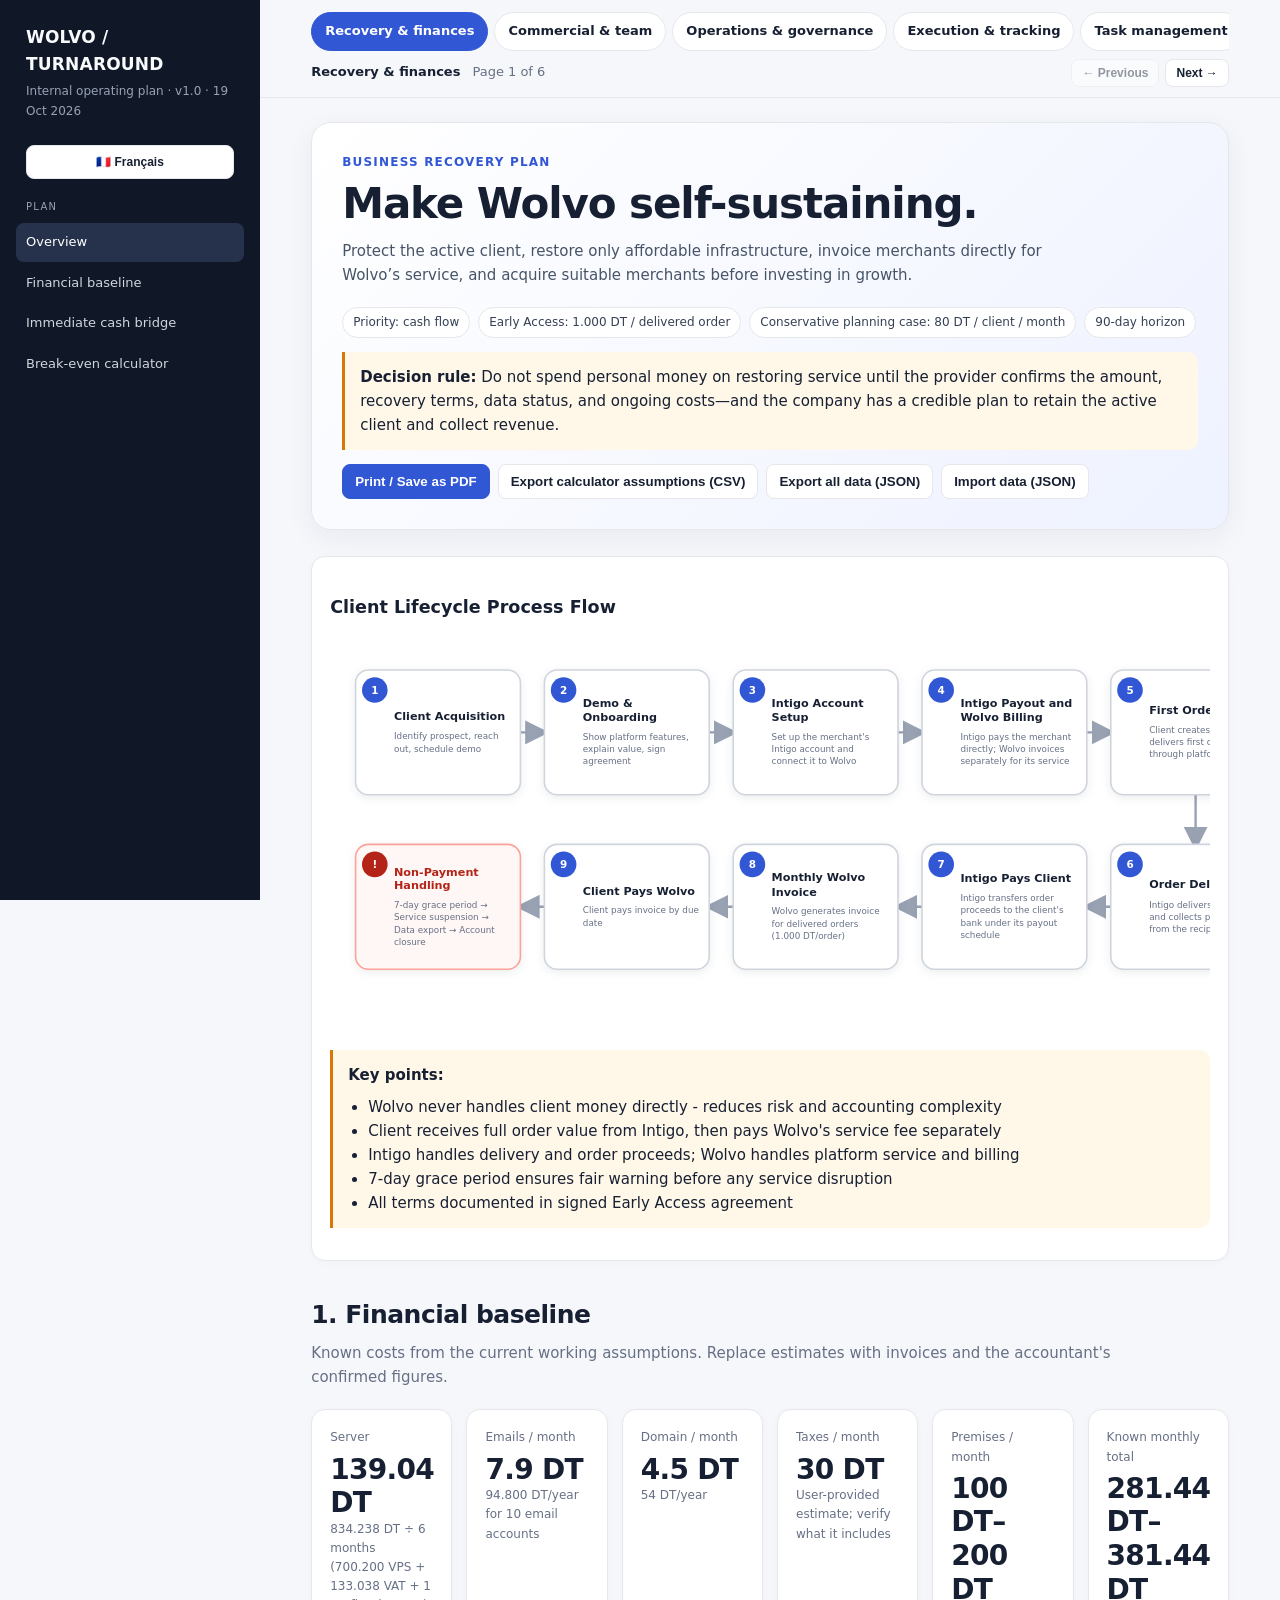
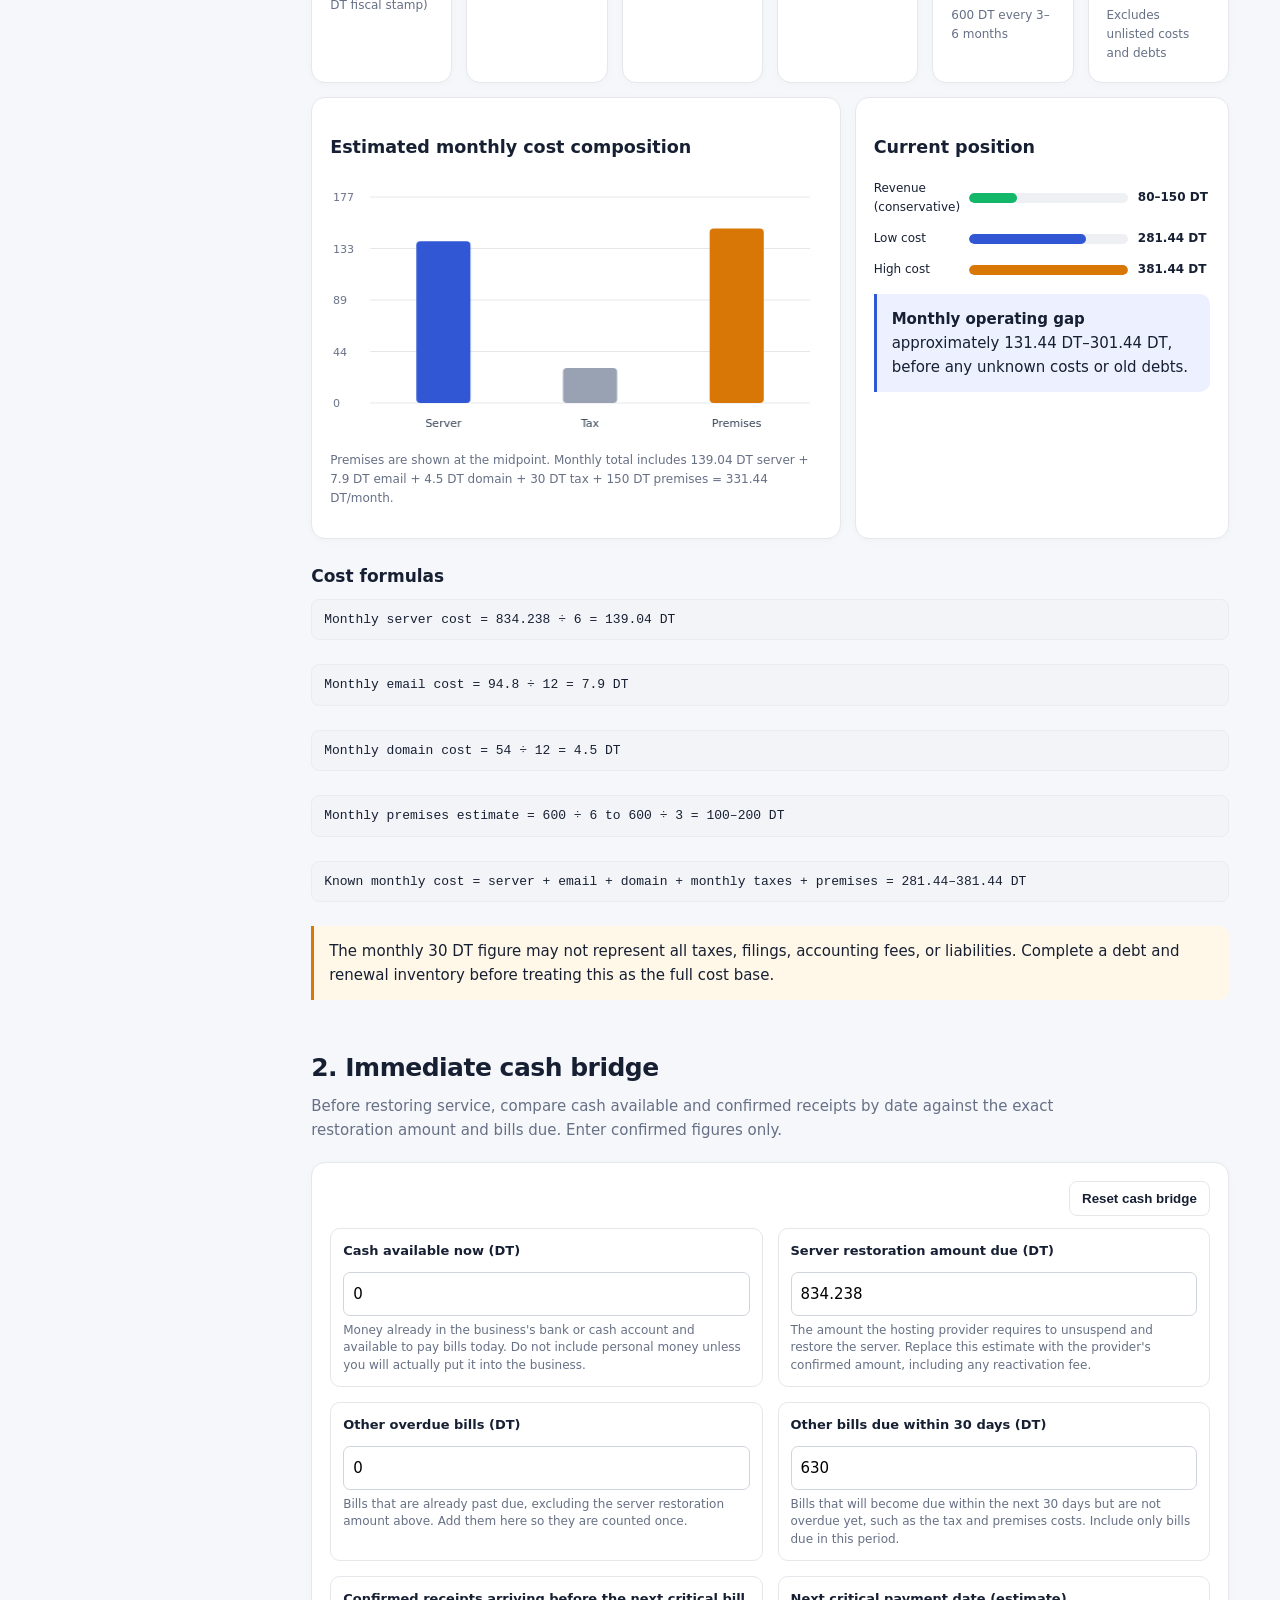
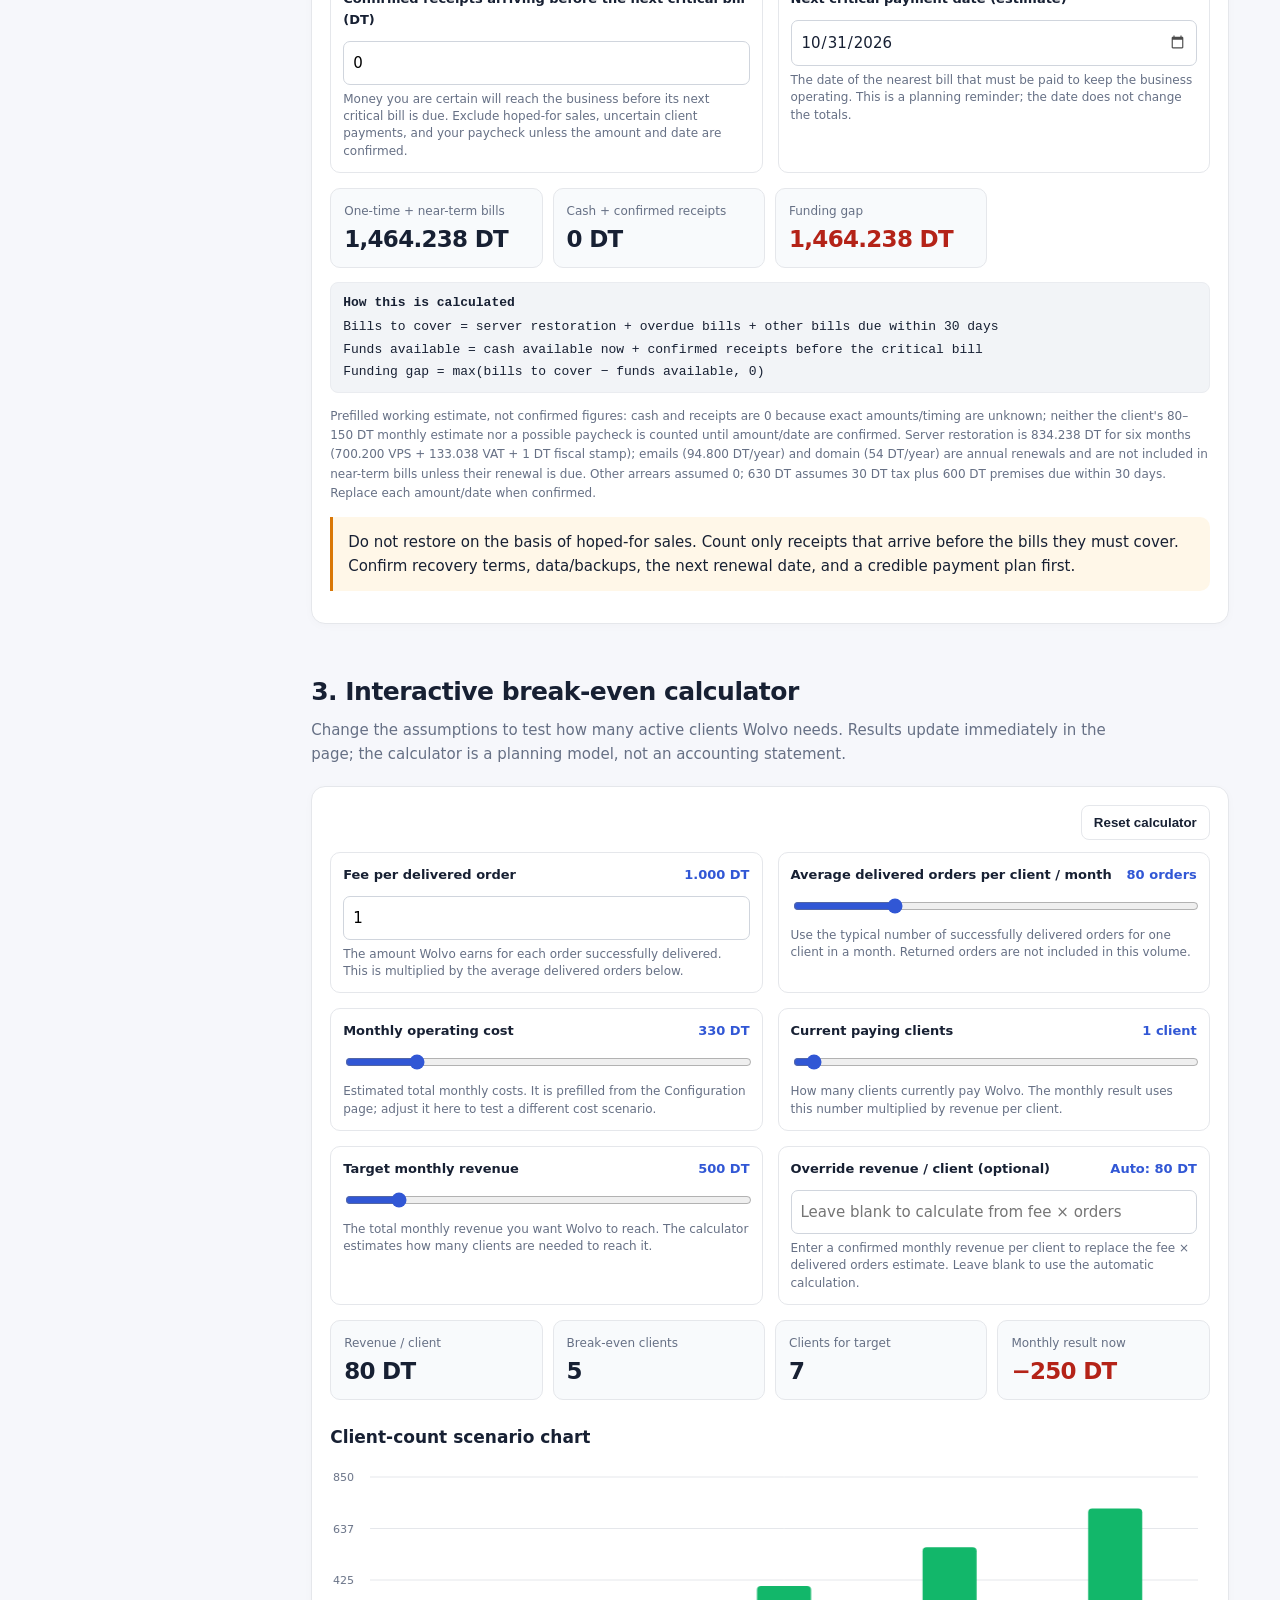
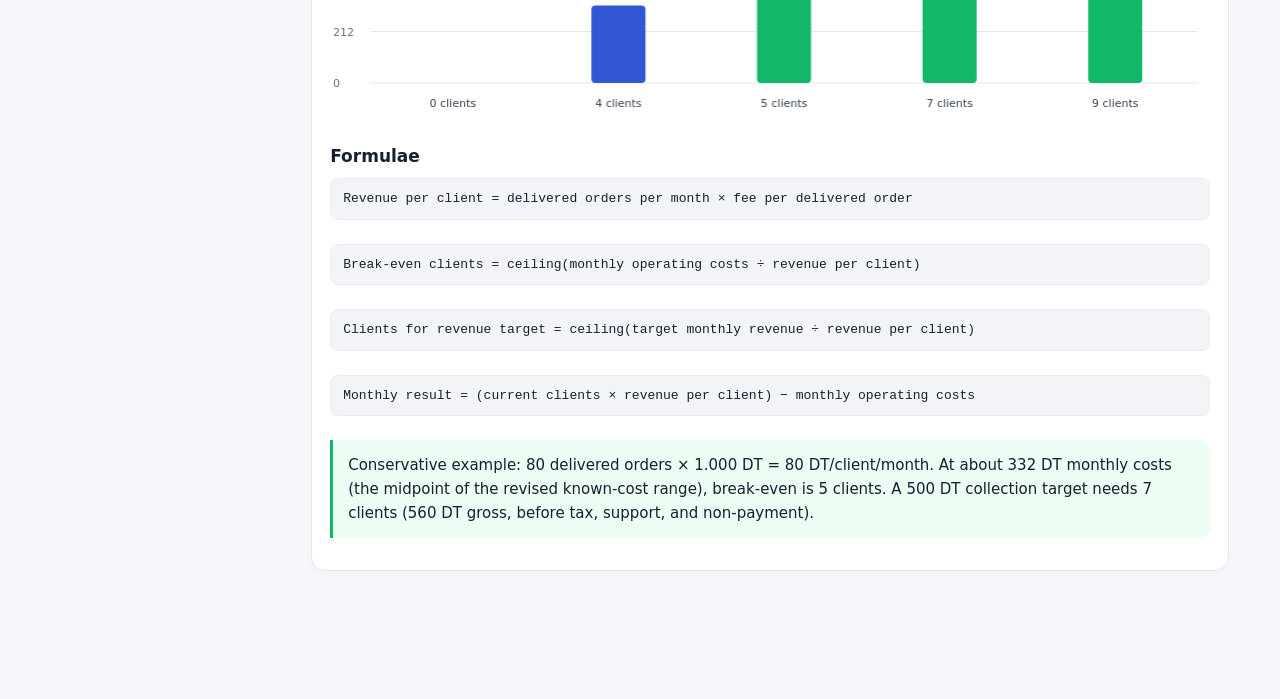
<file: index.html>
<!doctype html>
<html lang="en">
  <head>
    <meta charset="utf-8" />
    <meta name="viewport" content="width=device-width, initial-scale=1" />
    <script>
      try {
        const page = localStorage.getItem("wolvo_plan_active_page");
        document.documentElement.dataset.initialPage = [
          "recovery",
          "commercial",
          "operations",
          "execution",
          "tasks",
          "config",
        ].includes(page)
          ? page
          : "recovery";
      } catch (_) {
        document.documentElement.dataset.initialPage = "recovery";
      }
    </script>
    <title>Wolvo Logistics — Turnaround Plan</title>
    <link rel="stylesheet" href="styles.css" />
  </head>
  <body>
    <div class="layout">
      <aside class="sidebar">
        <div class="brand">WOLVO / TURNAROUND</div>
        <div class="brand-sub">
          Internal operating plan · v1.0 · 19 Oct 2026
        </div>
        <div style="margin: 16px 10px">
          <button
            class="btn"
            id="langToggle"
            style="width: 100%; font-size: 12px"
          >
            🇫🇷 Français
          </button>
        </div>
        <div class="nav-label">Plan</div>
        <nav class="nav" id="sideNav">
          <a href="#overview" class="active" data-section-page="recovery"
            >Overview</a
          >
          <a href="#financials" data-section-page="recovery"
            >Financial baseline</a
          >
          <a href="#cash-bridge" data-section-page="recovery"
            >Immediate cash bridge</a
          >
          <a href="#calculator" data-section-page="recovery"
            >Break-even calculator</a
          >
          <a href="#pricing" data-section-page="commercial"
            >Early Access pricing</a
          >
          <a href="#execution" data-section-page="commercial">Team structure</a>
          <a href="#sales" data-section-page="commercial">Client acquisition</a>
          <a href="#operations" data-section-page="operations"
            >Payment & operations</a
          >
          <a href="#legal" data-section-page="operations"
            >Tunisia: verification</a
          >
          <a href="#governance" data-section-page="operations"
            >Shareholder issue</a
          >
          <a href="#execution-plan" data-section-page="execution"
            >90-day execution</a
          >
          <a href="#scorecard" data-section-page="execution"
            >Weekly scorecard</a
          >
          <a href="#sources" data-section-page="execution"
            >Sources & assumptions</a
          >
          <a href="#tasks" data-section-page="tasks">Task management</a>
          <a href="#config" data-section-page="config">Configuration</a>
        </nav>
      </aside>
      <main class="main">
        <div class="page-toolbar">
          <div
            class="page-tabs"
            role="tablist"
            aria-label="Plan pages"
            id="pageTabs"
          >
            <button
              class="page-tab active"
              type="button"
              role="tab"
              aria-selected="true"
              id="tab-recovery"
              data-page-target="recovery"
            >
              Recovery &amp; finances
            </button>
            <button
              class="page-tab"
              type="button"
              role="tab"
              aria-selected="false"
              id="tab-commercial"
              data-page-target="commercial"
            >
              Commercial &amp; team
            </button>
            <button
              class="page-tab"
              type="button"
              role="tab"
              aria-selected="false"
              id="tab-operations"
              data-page-target="operations"
            >
              Operations &amp; governance
            </button>
            <button
              class="page-tab"
              type="button"
              role="tab"
              aria-selected="false"
              id="tab-execution"
              data-page-target="execution"
            >
              Execution &amp; tracking
            </button>
            <button
              class="page-tab"
              type="button"
              role="tab"
              aria-selected="false"
              id="tab-tasks"
              data-page-target="tasks"
            >
              Task management
            </button>
            <button
              style="margin-left: auto"
              class="page-tab"
              type="button"
              role="tab"
              aria-selected="false"
              id="tab-config"
              data-page-target="config"
            >
              Configuration
            </button>
          </div>
          <div class="page-toolbar-footer">
            <strong id="currentPageTitle">Recovery &amp; finances</strong>
            <span id="pageProgress" aria-live="polite">Page 1 of 4</span>
            <div class="page-step-controls">
              <button class="btn" type="button" id="previousPage">
                ← Previous
              </button>
              <button class="btn" type="button" id="nextPage">Next →</button>
            </div>
          </div>
        </div>
        <div
          class="plan-page"
          id="page-recovery"
          data-page="recovery"
          role="tabpanel"
          tabindex="0"
          aria-labelledby="tab-recovery"
        >
          <header class="hero" id="overview">
            <div class="eyebrow" id="heroEyebrow">Business recovery plan</div>
            <h1 id="heroTitle">Make Wolvo self-sustaining.</h1>
            <p id="heroDesc">
              Protect the active client, restore only the infrastructure the
              business can afford, invoice merchants directly for Wolvo's
              service, and acquire a small number of suitable merchants before
              investing in growth.
            </p>
            <div class="pills">
              <span class="pill" id="pill1">Priority: cash flow</span
              ><span class="pill" id="pill2"
                >Early Access: 1.000 DT / delivered order</span
              ><span class="pill" id="pill3"
                >Conservative planning case: 80 DT / client / month</span
              ><span class="pill" id="pill4">90-day horizon</span>
            </div>
            <div class="callout warning" id="heroCallout">
              <strong id="decisionRule">Decision rule:</strong>
              <span id="decisionDesc"
                >Do not spend personal money on restoring service until the
                provider confirms the amount, recovery terms, data status, and
                ongoing costs—and the company has a credible plan to retain the
                active client and collect revenue.</span
              >
            </div>
            <div class="action-row">
              <button class="btn primary" onclick="window.print()">
                Print / Save as PDF</button
              ><button class="btn" id="exportCsv">
                Export calculator assumptions (CSV)</button
              ><button class="btn" id="exportJson">
                Export all data (JSON)</button
              ><button class="btn" id="importJson">Import data (JSON)</button>
            </div>
            <input
              type="file"
              id="jsonFileInput"
              accept=".json"
              style="display: none"
            />
          </header>

          <div class="card span-12" style="margin-bottom: 26px">
            <h3 id="processFlowTitle">Client Lifecycle Process Flow</h3>
            <div class="process-flow-scroll">
              <svg
                class="process-flow-svg"
                id="processFlowSvg"
                viewBox="0 0 1200 470"
                role="img"
                aria-labelledby="processFlowTitle processFlowDescription"
              >
                <desc id="processFlowDescription">
                  A ten-step client lifecycle from acquisition and onboarding
                  through order delivery, billing, and non-payment handling.
                </desc>
                <defs>
                  <marker
                    id="flowArrowhead"
                    markerWidth="10"
                    markerHeight="10"
                    refX="8"
                    refY="5"
                    orient="auto"
                    markerUnits="strokeWidth"
                  >
                    <path d="M 0 0 L 10 5 L 0 10 z" fill="#98a2b3" />
                  </marker>
                </defs>
                <g
                  class="flow-connectors"
                  fill="none"
                  stroke="#98a2b3"
                  stroke-width="3"
                  stroke-linecap="round"
                  stroke-linejoin="round"
                  marker-end="url(#flowArrowhead)"
                >
                  <path d="M238 108 H268" />
                  <path d="M474 108 H504" />
                  <path d="M710 108 H740" />
                  <path d="M946 108 H976" />
                  <path d="M1082 187 V250" />
                  <path d="M976 326 H946" />
                  <path d="M740 326 H710" />
                  <path d="M504 326 H474" />
                  <path d="M268 326 H238" />
                </g>
                <g class="lifecycle-node" transform="translate(32 30)">
                  <rect width="206" height="156" rx="16" />
                  <circle cx="24" cy="25" r="16" />
                  <text class="node-number" x="24" y="30">1</text>
                  <foreignObject x="48" y="12" width="146" height="132"
                    ><div
                      xmlns="http://www.w3.org/1999/xhtml"
                      class="flow-node-copy"
                    >
                      <strong id="flowStep1Title">Client Acquisition</strong>
                      <p id="flowStep1Desc">
                        Identify prospect, reach out, schedule demo
                      </p>
                    </div></foreignObject
                  >
                </g>
                <g class="lifecycle-node" transform="translate(268 30)">
                  <rect width="206" height="156" rx="16" />
                  <circle cx="24" cy="25" r="16" />
                  <text class="node-number" x="24" y="30">2</text>
                  <foreignObject x="48" y="12" width="146" height="132"
                    ><div
                      xmlns="http://www.w3.org/1999/xhtml"
                      class="flow-node-copy"
                    >
                      <strong id="flowStep2Title">Demo &amp; Onboarding</strong>
                      <p id="flowStep2Desc">
                        Show platform features, explain value, sign agreement
                      </p>
                    </div></foreignObject
                  >
                </g>
                <g class="lifecycle-node" transform="translate(504 30)">
                  <rect width="206" height="156" rx="16" />
                  <circle cx="24" cy="25" r="16" />
                  <text class="node-number" x="24" y="30">3</text>
                  <foreignObject x="48" y="12" width="146" height="132"
                    ><div
                      xmlns="http://www.w3.org/1999/xhtml"
                      class="flow-node-copy"
                    >
                      <strong id="flowStep3Title">Intigo Account Setup</strong>
                      <p id="flowStep3Desc">
                        Set up the merchant's Intigo account and connect it to Wolvo
                      </p>
                    </div></foreignObject
                  >
                </g>
                <g class="lifecycle-node" transform="translate(740 30)">
                  <rect width="206" height="156" rx="16" />
                  <circle cx="24" cy="25" r="16" />
                  <text class="node-number" x="24" y="30">4</text>
                  <foreignObject x="48" y="12" width="146" height="132"
                    ><div
                      xmlns="http://www.w3.org/1999/xhtml"
                      class="flow-node-copy"
                    >
                      <strong id="flowStep4Title"
                        >Intigo Payout and Wolvo Billing</strong
                      >
                      <p id="flowStep4Desc">
                        Intigo pays the merchant directly; Wolvo invoices separately for its service
                      </p>
                    </div></foreignObject
                  >
                </g>
                <g class="lifecycle-node" transform="translate(976 30)">
                  <rect width="206" height="156" rx="16" />
                  <circle cx="24" cy="25" r="16" />
                  <text class="node-number" x="24" y="30">5</text>
                  <foreignObject x="48" y="12" width="146" height="132"
                    ><div
                      xmlns="http://www.w3.org/1999/xhtml"
                      class="flow-node-copy"
                    >
                      <strong id="flowStep5Title">First Order</strong>
                      <p id="flowStep5Desc">
                        Client creates and delivers first order through platform
                      </p>
                    </div></foreignObject
                  >
                </g>
                <g class="lifecycle-node" transform="translate(976 248)">
                  <rect width="206" height="156" rx="16" />
                  <circle cx="24" cy="25" r="16" />
                  <text class="node-number" x="24" y="30">6</text>
                  <foreignObject x="48" y="12" width="146" height="132"
                    ><div
                      xmlns="http://www.w3.org/1999/xhtml"
                      class="flow-node-copy"
                    >
                      <strong id="flowStep6Title">Order Delivered</strong>
                      <p id="flowStep6Desc">
                        Intigo delivers the order and collects payment from the recipient
                      </p>
                    </div></foreignObject
                  >
                </g>
                <g class="lifecycle-node" transform="translate(740 248)">
                  <rect width="206" height="156" rx="16" />
                  <circle cx="24" cy="25" r="16" />
                  <text class="node-number" x="24" y="30">7</text>
                  <foreignObject x="48" y="12" width="146" height="132"
                    ><div
                      xmlns="http://www.w3.org/1999/xhtml"
                      class="flow-node-copy"
                    >
                      <strong id="flowStep7Title">Intigo Pays Client</strong>
                      <p id="flowStep7Desc">
                        Intigo transfers order proceeds to the client's bank under its payout schedule
                      </p>
                    </div></foreignObject
                  >
                </g>
                <g class="lifecycle-node" transform="translate(504 248)">
                  <rect width="206" height="156" rx="16" />
                  <circle cx="24" cy="25" r="16" />
                  <text class="node-number" x="24" y="30">8</text>
                  <foreignObject x="48" y="12" width="146" height="132"
                    ><div
                      xmlns="http://www.w3.org/1999/xhtml"
                      class="flow-node-copy"
                    >
                      <strong id="flowStep8Title">Monthly Wolvo Invoice</strong>
                      <p id="flowStep8Desc">
                        Wolvo generates invoice for delivered orders (1.000
                        DT/order)
                      </p>
                    </div></foreignObject
                  >
                </g>
                <g class="lifecycle-node" transform="translate(268 248)">
                  <rect width="206" height="156" rx="16" />
                  <circle cx="24" cy="25" r="16" />
                  <text class="node-number" x="24" y="30">9</text>
                  <foreignObject x="48" y="12" width="146" height="132"
                    ><div
                      xmlns="http://www.w3.org/1999/xhtml"
                      class="flow-node-copy"
                    >
                      <strong id="flowStep9Title">Client Pays Wolvo</strong>
                      <p id="flowStep9Desc">Client pays invoice by due date</p>
                    </div></foreignObject
                  >
                </g>
                <g
                  class="lifecycle-node critical"
                  transform="translate(32 248)"
                >
                  <rect width="206" height="156" rx="16" />
                  <circle cx="24" cy="25" r="16" />
                  <text class="node-number" x="24" y="30">!</text>
                  <foreignObject x="48" y="12" width="146" height="132"
                    ><div
                      xmlns="http://www.w3.org/1999/xhtml"
                      class="flow-node-copy"
                    >
                      <strong id="flowStep10Title">Non-Payment Handling</strong>
                      <p id="flowStep10Desc">
                        7-day grace period → Service suspension → Data export →
                        Account closure
                      </p>
                    </div></foreignObject
                  >
                </g>
              </svg>
            </div>
            <div class="callout warning" style="margin-top: 16px">
              <strong>Key points:</strong>
              <ul style="margin: 8px 0 0 20px; padding: 0">
                <li>
                  Wolvo never handles client money directly - reduces risk and
                  accounting complexity
                </li>
                <li>
                  Client receives full order value from Intigo, then pays
                  Wolvo's service fee separately
                </li>
                <li>
                  Clear separation of concerns: Intigo handles delivery
                  payment, Wolvo handles platform service
                </li>
                <li>
                  7-day grace period ensures fair warning before any service
                  disruption
                </li>
                <li>All terms documented in signed Early Access agreement</li>
              </ul>
            </div>
          </div>

          <section class="section" id="financials">
            <h2>1. Financial baseline</h2>
            <p class="section-intro">
              Known costs from the current working assumptions. Replace
              estimates with invoices and the accountant's confirmed figures.
            </p>
            <div class="grid">
              <div class="card span-2">
                <div class="metric-label">Server</div>
                <div class="metric" id="financialServerValue">139.04 DT</div>
                <div class="tiny">834.238 DT ÷ 6 months (includes 700.200 VPS + 133.038 VAT + 1 DT stamp)</div>
              </div>
              <div class="card span-2">
                <div class="metric-label">Emails</div>
                <div class="metric" id="financialEmailValue">7.9 DT</div>
                <div class="tiny">94.800 DT ÷ 12 months (10 email accounts)</div>
              </div>
              <div class="card span-2">
                <div class="metric-label">Domain</div>
                <div class="metric" id="financialDomainValue">4.5 DT</div>
                <div class="tiny">54 DT ÷ 12 months</div>
              </div>
              <div class="card span-2">
                <div class="metric-label">Taxes / month</div>
                <div class="metric" id="financialTaxValue">30 DT</div>
                <div class="tiny">
                  User-provided estimate; verify what it includes
                </div>
              </div>
              <div class="card span-2">
                <div class="metric-label">Premises / month</div>
                <div class="metric" id="financialPremisesValue">100–200 DT</div>
                <div class="tiny">600 DT every 3–6 months</div>
              </div>
              <div class="card span-2">
                <div class="metric-label">Known monthly total</div>
                <div class="metric" id="financialTotalValue">281.44–381.44 DT</div>
                <div class="tiny">Excludes unlisted costs and debts</div>
              </div>
              <div class="card span-7">
                <h3 id="costCompositionTitle">
                  Estimated monthly cost composition
                </h3>
                <div class="chart-wrap">
                  <canvas
                    id="costChart"
                    role="img"
                    aria-label="Bar chart showing monthly cost estimates"
                  ></canvas>
                </div>
                <p class="tiny" id="costChartCaption">
                  Premises are shown at the 150 DT midpoint. The monthly total includes server, emails, domain, tax, and premises.
                </p>
              </div>
              <div class="card span-5">
                <h3>Current position</h3>
                <div class="barlist">
                  <div>
                    <div class="barrow">
                      <span>Revenue (conservative)</span>
                      <div class="bartrack">
                        <div
                          class="barfill"
                          style="width: 36%; background: #12b76a"
                        ></div>
                      </div>
                      <strong id="revenueValue">80–150 DT</strong>
                    </div>
                  </div>
                  <div>
                    <div class="barrow">
                      <span>Low cost</span>
                      <div class="bartrack">
                        <div
                          class="barfill"
                          id="lowCostBar"
                          style="width: 84%"
                        ></div>
                      </div>
                      <strong id="lowCostValue">281.44 DT</strong>
                    </div>
                  </div>
                  <div>
                    <div class="barrow">
                      <span>High cost</span>
                      <div class="bartrack">
                        <div
                          class="barfill"
                          style="width: 100%; background: #d97706"
                        ></div>
                      </div>
                      <strong id="highCostValue">381.44 DT</strong>
                    </div>
                  </div>
                </div>
                <div class="callout">
                  <strong id="monthlyGapLabel">Current monthly gap:</strong>
                  <span id="monthlyGapValue"
                    >approximately 119–289 DT, before any unknown costs or old
                    debts.</span
                  >
                </div>
              </div>
            </div>
            <div class="subsection">
              <h3>Cost formulas</h3>
              <span class="formula">Monthly server cost = 834.238 ÷ 6 = 139.0397 DT</span><br />
              <span class="formula">Monthly email cost = 94.800 ÷ 12 = 7.900 DT</span><br />
              <span class="formula">Monthly domain cost = 54 ÷ 12 = 4.500 DT</span><br />
              <span class="formula">Monthly premises estimate = 600 ÷ 6 to 600 ÷ 3 = 100–200 DT</span><br />
              <span class="formula">Known monthly cost = server + email + domain + taxes + premises = 281.440–381.440 DT</span>
            </div>
            <div class="callout warning">
              The monthly 30 DT figure may not represent all taxes, filings,
              accounting fees, or liabilities. Complete a debt and renewal
              inventory before treating this as the full cost base.
            </div>
          </section>

          <section class="section" id="cash-bridge">
            <h2 id="cashBridgeTitle">Immediate cash bridge</h2>
            <p class="section-intro" id="cashBridgeDesc">
              Before restoring service, compare cash available and confirmed
              receipts by date against the exact restoration amount and bills
              due. Enter confirmed figures only.
            </p>
            <div class="card">
              <div class="action-row calculator-actions">
                <button class="btn" id="resetBridge" type="button">
                  Reset cash bridge
                </button>
              </div>
              <div class="controls">
                <div class="control">
                  <label for="bridgeCash" id="bridgeCashLabel"
                    >Cash available now (DT)</label
                  ><input
                    id="bridgeCash"
                    type="number"
                    min="0"
                    step="0.001"
                    placeholder="Enter confirmed amount"
                  /><small class="field-help" id="bridgeCashHelp"></small>
                </div>
                <div class="control">
                  <label for="bridgeRestore" id="bridgeRestoreLabel"
                    >Server restoration amount due (DT)</label
                  ><input
                    id="bridgeRestore"
                    type="number"
                    min="0"
                    step="0.001"
                    placeholder="Get exact amount from provider"
                  /><small class="field-help" id="bridgeRestoreHelp"></small>
                </div>
                <div class="control">
                  <label for="bridgeArrears" id="bridgeArrearsLabel"
                    >Other overdue bills (DT)</label
                  ><input
                    id="bridgeArrears"
                    type="number"
                    min="0"
                    step="0.001"
                    placeholder="Enter 0 if confirmed none"
                  /><small class="field-help" id="bridgeArrearsHelp"></small>
                </div>
                <div class="control">
                  <label for="bridgeBills" id="bridgeBillsLabel"
                    >Other bills due within 30 days (DT)</label
                  ><input
                    id="bridgeBills"
                    type="number"
                    min="0"
                    step="0.001"
                    placeholder="Enter confirmed amount"
                  /><small class="field-help" id="bridgeBillsHelp"></small>
                </div>
                <div class="control">
                  <label for="bridgeReceipts" id="bridgeReceiptsLabel"
                    >Confirmed receipts arriving before the next critical bill
                    (DT)</label
                  ><input
                    id="bridgeReceipts"
                    type="number"
                    min="0"
                    step="0.001"
                    placeholder="Enter 0 if none confirmed"
                  /><small class="field-help" id="bridgeReceiptsHelp"></small>
                </div>
                <div class="control">
                  <label for="bridgeDate" id="bridgeDateLabel"
                    >Next critical payment date (estimate)</label
                  ><input
                    id="bridgeDate"
                    type="date"
                  /><small class="field-help" id="bridgeDateHelp"></small>
                </div>
              </div>
              <div class="results">
                <div class="result">
                  <div class="metric-label" id="bridgeRequiredLabel">
                    One-time + near-term bills
                  </div>
                  <div class="metric" id="bridgeRequired">—</div>
                </div>
                <div class="result">
                  <div class="metric-label" id="bridgeAvailableLabel">
                    Cash + confirmed receipts
                  </div>
                  <div class="metric" id="bridgeAvailable">—</div>
                </div>
                <div class="result">
                  <div class="metric-label" id="bridgeGapLabel">
                    Funding gap
                  </div>
                  <div class="metric" id="bridgeGap">—</div>
                </div>
              </div>
              <div class="formula bridge-formula">
                <strong id="bridgeFormulaTitle">How this is calculated</strong>
                <span id="bridgeFormulaRequired"></span>
                <span id="bridgeFormulaAvailable"></span>
                <span id="bridgeFormulaGap"></span>
              </div>
              <p class="tiny" id="bridgeAssumptionNote">
                Prefilled working estimate, not confirmed figures: cash and
                confirmed receipts 0 because exact amounts/timing are unknown;
                server 834.238 DT from the stated six-month invoice; annual email
                and domain renewals are not included unless due; other
                arrears assumed 0 because none were specified; 630 DT assumes 30
                DT tax plus 600 DT premises due within 30 days; 31 October
                estimated from the stated month-end plan. Replace each
                amount/date when confirmed.
              </p>
              <div class="callout warning" id="bridgeDecision">
                Do not restore on the basis of hoped-for sales. Count receipts
                only if they arrive before the bills they must cover. Confirm
                server recovery terms, data/backups, the next renewal, and a
                credible payment plan first.
              </div>
            </div>
          </section>

          <section class="section" id="calculator">
            <h2>3. Interactive break-even calculator</h2>
            <p class="section-intro">
              Change the assumptions to test how many active clients Wolvo
              needs. Results update immediately in the page; the calculator is a
              planning model, not an accounting statement.
            </p>
            <div class="card">
              <div class="action-row calculator-actions">
                <button class="btn" id="resetCalc" type="button">
                  Reset calculator
                </button>
              </div>
              <div class="controls">
                <div class="control">
                  <label for="fee"
                    >Fee per delivered order
                    <output id="feeOut">1.000 DT</output></label
                  ><input
                    id="fee"
                    type="number"
                    min="0"
                    step="0.001"
                  /><small class="field-help" id="feeHelp"></small>
                </div>
                <div class="control">
                  <label for="orders"
                    >Average delivered orders per client / month
                    <output id="ordersOut">80 orders</output></label
                  ><input
                    id="orders"
                    type="range"
                    min="10"
                    max="300"
                    step="5"
                  /><small class="field-help" id="ordersHelp"></small>
                </div>
                <div class="control">
                  <label for="cost"
                    >Monthly operating cost
                    <output id="costOut">332 DT</output></label
                  ><input
                    id="cost"
                    type="range"
                    min="200"
                    max="1000"
                    step="10"
                  /><small class="field-help" id="costHelp"></small>
                </div>
                <div class="control">
                  <label for="clients"
                    >Current paying clients
                    <output id="clientsOut">1 client</output></label
                  ><input
                    id="clients"
                    type="range"
                    min="0"
                    max="30"
                    step="1"
                  /><small class="field-help" id="clientsHelp"></small>
                </div>
                <div class="control">
                  <label for="target"
                    >Target monthly revenue
                    <output id="targetOut">500 DT</output></label
                  ><input
                    id="target"
                    type="range"
                    min="300"
                    max="2000"
                    step="25"
                  /><small class="field-help" id="targetHelp"></small>
                </div>
                <div class="control">
                  <label for="manualRevenue"
                    >Override revenue / client (optional)
                    <output id="manualOut">Auto: 80 DT</output></label
                  ><input
                    id="manualRevenue"
                    type="number"
                    min="0"
                    step="5"
                    placeholder="Leave blank to calculate from fee × orders"
                  /><small class="field-help" id="manualRevenueHelp"></small>
                </div>
              </div>
              <div class="results">
                <div class="result">
                  <div class="metric-label">Revenue / client</div>
                  <div class="metric" id="revPerClient">80 DT</div>
                </div>
                <div class="result">
                  <div class="metric-label">Break-even clients</div>
                  <div class="metric" id="breakeven">4</div>
                </div>
                <div class="result">
                  <div class="metric-label">Clients for target</div>
                  <div class="metric" id="targetClients">7</div>
                </div>
                <div class="result">
                  <div class="metric-label">Monthly result now</div>
                  <div class="metric" id="monthlyResult">−240 DT</div>
                </div>
              </div>
              <div class="subsection">
                <h3>Client-count scenario chart</h3>
                <div class="chart-wrap">
                  <canvas
                    id="scenarioChart"
                    role="img"
                    aria-label="Chart of monthly revenue and cost by client count"
                  ></canvas>
                </div>
              </div>
              <div class="subsection">
                <h3>Formulae</h3>
                <span class="formula"
                  >Revenue per client = delivered orders per month × fee per
                  delivered order</span
                ><br />
                <span class="formula"
                  >Break-even clients = ceiling(monthly operating costs ÷
                  revenue per client)</span
                ><br />
                <span class="formula"
                  >Clients for revenue target = ceiling(target monthly revenue ÷
                  revenue per client)</span
                ><br />
                <span class="formula"
                  >Monthly result = (current clients × revenue per client) −
                  monthly operating costs</span
                >
              </div>
              <div class="callout good" id="defaultExample">
                <strong>Default example:</strong> 80 delivered orders × 1.000 DT
                = 80 DT/client/month. At 332 DT monthly costs, break-even is 5
                clients. At a 500 DT revenue target, 7 clients are required (560
                DT total).
              </div>
            </div>
          </section>
        </div>
        <div
          class="plan-page"
          id="page-commercial"
          data-page="commercial"
          hidden
          role="tabpanel"
          tabindex="0"
          aria-labelledby="tab-commercial"
        >
          <section class="section" id="pricing">
            <h2>1. Early Access pricing</h2>
            <p class="section-intro">
              Proposed starting offer: 1.000 DT for each delivered order. Keep
              the scope and billing rules clear, especially around returns,
              exchanges, cancellations, and disputes.
            </p>
            <div class="grid">
              <div class="card span-6">
                <h3>Commercial rule to document</h3>
                <ul>
                  <li>
                    Fee applies to each order meeting the agreed definition of
                    “delivered”.
                  </li>
                  <li>
                    Define treatment of exchanges, duplicate orders, cancelled
                    orders, and delivery reversals.
                  </li>
                  <li>
                    Specify monthly cut-off date, invoice date, payment due
                    date, and dispute window.
                  </li>
                  <li>
                    Keep a line-level report so each invoice can be reconciled
                    to order IDs and statuses.
                  </li>
                </ul>
              </div>
              <div class="card span-6">
                <h3>Validate before launch</h3>
                <ul>
                  <li>
                    Confirm whether 1.000 DT is the final fee and how VAT, if
                    applicable, is displayed.
                  </li>
                  <li>
                    Test the fee against typical merchant order volumes and
                    competitors.
                  </li>
                  <li>
                    Make sure the price covers support, hosting, payment
                    collection, and tax obligations.
                  </li>
                  <li>
                    Use a written Early Access agreement with a review date and
                    clear termination terms.
                  </li>
                </ul>
              </div>
            </div>
            <div class="callout warning">
              At the current assumptions, 80 DT/client/month implies about 80
              delivered orders per client each month. This is a hypothesis to
              verify with real client order data.
            </div>
          </section>

          <section class="section" id="execution">
            <h2>2. Team structure</h2>
            <p class="section-intro">
              Current team roles and responsibilities for efficient task
              delegation.
            </p>
            <div class="grid">
              <div class="card span-4">
                <div class="metric-label">CEO &amp; CTO</div>
                <h3>Issam Abed</h3>
                <p>
                  Takes over as CEO while continuing to lead the technical
                  direction as co-founder. Owns cash decisions, business
                  priorities, the platform, and investor readiness.
                </p>
              </div>
              <div class="card span-4">
                <div class="metric-label">Commercial</div>
                <h3>Mohamed Jawher Cherif</h3>
                <p>
                  Focuses on finding leads, acquiring clients, and managing
                  the commercial relationship with Intigo and merchants.
                </p>
              </div>
              <div class="card span-4">
                <div class="metric-label">
                  Reclamations, operations &amp; customer support
                </div>
                <h3>Nassim Ben Mohamed</h3>
                <p>
                  Handles delivery reclamations, day-to-day operations, and
                  customer support.
                </p>
              </div>
              <div class="card span-4">
                <div class="metric-label">
                  Joker · flexible support (role undecided)
                </div>
                <h3>Mohamed Ahmed</h3>
                <p>
                  His next area of ownership is undecided. Agree on a specific,
                  useful responsibility before assigning ongoing work.
                </p>
              </div>
            </div>
            <div class="callout">
              <strong>Immediate ownership:</strong> Issam leads the turnaround
              and technical decisions; Jawher owns lead generation and client
              acquisition; Nassim handles reclamations, operations, and customer
              support; Mohamed Ahmed’s role remains to be defined.
            </div>
          </section>

          <section class="section" id="sales">
            <h2>3. Client acquisition with limited time</h2>
            <p class="section-intro">
              Do not build a sales operation that requires more time than you
              have. Focus on the easiest-to-reach prospects and one repeatable
              message.
            </p>
            <div class="grid">
              <div class="card span-4">
                <div class="metric-label">Priority 1</div>
                <h3>Active client retention</h3>
                <p>
                  Focus on keeping the current client satisfied and understand
                  their needs to increase order volume.
                </p>
              </div>
              <div class="card span-4">
                <div class="metric-label">Priority 2</div>
                <h3>Intigo referrals</h3>
                <p>
                  Ask the commercial contact to introduce merchants with
                  recurring order volume and delivery pain points.
                </p>
              </div>
              <div class="card span-4">
                <div class="metric-label">Priority 3</div>
                <h3>Merchant referrals</h3>
                <p>
                  Ask active clients and business contacts for introductions.
                  Avoid paid advertising until conversion is proven.
                </p>
              </div>
              <div class="card span-12">
                <h3>Three-hour weekly routine</h3>
                <table>
                  <thead>
                    <tr>
                      <th>Activity</th>
                      <th>Time</th>
                      <th>Output</th>
                    </tr>
                  </thead>
                  <tbody>
                    <tr>
                      <td>Prospecting and follow-ups</td>
                      <td>2 × 45 min</td>
                      <td>
                        10 targeted contacts + 3 qualified conversations/week
                      </td>
                    </tr>
                    <tr>
                      <td>Demo / onboarding</td>
                      <td>60 min</td>
                      <td>Aim for 1 demo/week</td>
                    </tr>
                    <tr>
                      <td>Cash and pipeline review</td>
                      <td>30 min</td>
                      <td>Updated weekly scorecard</td>
                    </tr>
                  </tbody>
                </table>
              </div>
            </div>
            <div class="callout">
              Pitch the outcome first: centralize order tracking, identify risky
              orders, understand delivery performance, and encourage repeat
              purchases. Show only the features relevant to the merchant's
              problem.
            </div>
          </section>
        </div>
        <div
          class="plan-page"
          id="page-operations"
          data-page="operations"
          hidden
          role="tabpanel"
          tabindex="0"
          aria-labelledby="tab-operations"
        >
          <section class="section" id="operations">
            <h2>1. Payment and operating model</h2>
            <p class="section-intro">
              Current operating focus: Intigo pays merchants directly under its
              payout schedule; Wolvo invoices merchants separately for its service.
            </p>
            <div class="grid">
              <div class="card span-4">
                <div class="metric-label">Step 1</div>
                <h3>Intigo → merchant</h3>
                <p>
                  Intigo settles the merchant's order proceeds directly under
                  its existing agreement and payout schedule.
                </p>
              </div>
              <div class="card span-4">
                <div class="metric-label">Step 2</div>
                <h3>Wolvo measures usage</h3>
                <p>
                  Generate a monthly delivered-order report with order IDs,
                  statuses, billable quantities, unit fee, and exceptions.
                </p>
              </div>
              <div class="card span-4">
                <div class="metric-label">Step 3</div>
                <h3>Wolvo → merchant invoice</h3>
                <p>
                  Issue Wolvo's invoice, record payment, send reminders, and
                  reconcile the invoice against the report.
                </p>
              </div>
            </div>
            <div class="subsection">
              <h3>Minimum billing controls</h3>
              <ul>
                <li>
                  Use sequential invoice numbers and retain copies of invoices
                  and supporting reports.
                </li>
                <li>Set a due date and documented reminders.</li>
                <li>
                  Write down the seven-day grace period and any
                  service-suspension procedure in the client agreement.
                </li>
                <li>
                  Give reasonable notice and define data export/access
                  arrangements before suspension.
                </li>
                <li>
                  Record any founder cash advances or loans to the company with
                  accountant-approved documentation.
                </li>
              </ul>
            </div>
            <div class="callout warning">
              Have the Tunisian accountant confirm the tax treatment and
              applicable electronic invoicing rules before issuing invoices
              under the new model. Do not assume the new process automatically
              resolves historical accounting.
            </div>
          </section>

          <section class="section" id="legal">
            <h2>2. Tunisia: legal and accounting checks</h2>
            <p class="section-intro">
              These are questions to verify with a Tunisian accountant or
              lawyer—not definitive legal advice.
            </p>
            <div class="subsection">
              <h3>Invoicing and tax</h3>
              <ul>
                <li>
                  Which tax regime applies, and what filings or payments are
                  overdue?
                </li>
                <li>
                  Does Wolvo need to issue electronic invoices for its
                  software/services under the rules currently in force? Which
                  enrollment and technical procedure applies?
                </li>
                <li>
                  What VAT treatment and invoice disclosures apply to the 1 DT
                  per delivered-order fee?
                </li>
                <li>
                  What evidence is required to reconcile past money collected
                  from delivery companies on behalf of merchants?
                </li>
                <li>
                  Does the stated 30 DT/month cover all tax-related obligations
                  or only one specific payment?
                </li>
              </ul>
              <p class="tiny">
                Official reference:
                <a
                  href="https://www.finances.gov.tn/fr/node/75"
                  target="_blank"
                  rel="noopener"
                  >Ministry of Finance — invoicing obligations</a
                >
                ·
                <a
                  href="https://www.finances.gov.tn/fr/apercu-general-sur-la-fiscalite"
                  target="_blank"
                  rel="noopener"
                  >Ministry of Finance — tax overview</a
                >
              </p>
            </div>
            <div class="subsection">
              <h3>Company bank account</h3>
              <ul>
                <li>
                  Confirm bank requirements, authorized signatories, and current
                  company documentation.
                </li>
                <li>
                  Separate company receipts and expenses from personal finances.
                </li>
                <li>
                  Ask the accountant how to document any personal funds used to
                  keep the company operating.
                </li>
              </ul>
            </div>
            <div class="subsection">
              <h3>Records to prepare</h3>
              <ul>
                <li>Company statutes and registration/tax documents.</li>
                <li>Shareholder register and minutes of prior decisions.</li>
                <li>Client and Intigo agreements.</li>
                <li>
                  Invoices, bank statements, tax declarations, and a list of
                  unpaid liabilities.
                </li>
              </ul>
            </div>
            <div class="callout warning">
              Electronic invoicing rules and scope may have changed. Confirm the
              current rules directly with the accountant or the Ministry rather
              than relying on a general summary or a third-party article.
            </div>
          </section>

          <section class="section" id="governance">
            <h2>3. Shareholder deadlock</h2>
            <p class="section-intro">
              Do not assume every company action legally requires unanimous
              signatures just because that has been the practice so far. The
              answer depends on Wolvo's legal form, statutes, ownership
              percentages, and the type of decision.
            </p>
            <div class="card">
              <h3>Action list for a Tunisian corporate lawyer</h3>
              <ol>
                <li>
                  Review the company's legal form, statutes, and shareholder
                  ownership.
                </li>
                <li>
                  List the exact transactions or decisions being blocked and
                  identify the legal basis for each signature requirement.
                </li>
                <li>
                  Determine which ordinary operational actions the authorized
                  manager can take without changing the statutes.
                </li>
                <li>
                  Assess lawful options for negotiated share transfer, exit,
                  mediation, or deadlock resolution.
                </li>
                <li>
                  Confirm the voting thresholds and process required for
                  fundraising or a capital increase.
                </li>
              </ol>
              <p class="tiny">
                Reference:
                <a
                  href="https://www.diwan.tn/fr/document/card/be57ef9b-20f7-4f81-9801-f7e38c579276"
                  target="_blank"
                  rel="noopener"
                  >Diwan — Tunisian Commercial Companies Code, French edition
                  (2024)</a
                >. The applicable article depends on the company's form and
                proposed action; have counsel verify the current official text.
              </p>
            </div>
            <div class="callout warning">
              Do not bypass a legally required signature or attempt an informal
              removal. First establish exactly what the shareholder can legally
              block and what decisions can continue lawfully.
            </div>
          </section>
        </div>
        <div
          class="plan-page"
          id="page-execution"
          data-page="execution"
          hidden
          role="tabpanel"
          tabindex="0"
          aria-labelledby="tab-execution"
        >
          <section class="section" id="execution-plan">
            <h2>1. 90-day execution plan</h2>
            <p class="section-intro">
              Work in order. The server being online is not success unless the
              company can keep it online and collect enough revenue.
            </p>
            <div class="card">
              <div class="action-row calculator-actions">
                <button class="btn" id="resetExecution" type="button">
                  Reset checklist
                </button>
              </div>
              <div class="task">
                <input type="checkbox" />
                <div>
                  <span class="status urgent">Days 1–2</span
                  ><strong>Build the full cash, debt, and renewal list</strong>
                  <p>
                    List all invoices, taxes, accounting fees, premises
                    obligations, domains, backups, and upcoming deadlines.
                    Confirm the server invoice and restoration conditions.
                  </p>
                </div>
              </div>
              <div class="task">
                <input type="checkbox" />
                <div>
                  <span class="status urgent">Days 1–3</span
                  ><strong>Speak with the server provider</strong>
                  <p>
                    Ask for an extension, installment option, smaller VPS, and
                    confirmation that database/backups remain intact. Do not
                    upgrade or pay for unused capacity.
                  </p>
                </div>
              </div>
              <div class="task">
                <input type="checkbox" />
                <div>
                  <span class="status urgent">Days 1–5</span
                  ><strong>Retain and brief Mariem</strong>
                  <p>
                    Explain the service status honestly, confirm what she needs,
                    and discuss the new direct billing model before changing the
                    commercial agreement.
                  </p>
                </div>
              </div>
              <div class="task">
                <input type="checkbox" />
                <div>
                  <span class="status next">Days 3–7</span
                  ><strong>Contact Intigo's commercial team</strong>
                  <p>
                    Request one accountable contact, a merchant onboarding
                    process, and permission to introduce merchants. Ask what
                    information is needed to create client accounts reliably.
                  </p>
                </div>
              </div>
              <div class="task">
                <input type="checkbox" />
                <div>
                  <span class="status next">Days 3–10</span
                  ><strong
                    >Validate invoicing and taxes with an accountant</strong
                  >
                  <p>
                    Confirm invoice format, VAT treatment, electronic invoicing
                    applicability, historical reconciliation, and outstanding
                    declarations.
                  </p>
                </div>
              </div>
              <div class="task">
                <input type="checkbox" />
                <div>
                  <span class="status next">Days 7–14</span
                  ><strong>Deepen relationship with active client</strong>
                  <p>
                    Focus on understanding client needs, offering additional
                    features, and finding ways to increase their order volume
                    and satisfaction.
                  </p>
                </div>
              </div>
              <div class="task">
                <input type="checkbox" />
                <div>
                  <span class="status">Days 15–30</span
                  ><strong>Start a low-cost acquisition routine</strong>
                  <p>
                    Use referrals and direct outreach. Aim for qualified
                    conversations and demonstrations; do not spend on ads before
                    the pitch converts.
                  </p>
                </div>
              </div>
              <div class="task">
                <input type="checkbox" />
                <div>
                  <span class="status">Days 30–60</span
                  ><strong>Work toward 3–4 active clients by day 60</strong>
                  <p>
                    Review conversion rates, fee acceptance, support workload,
                    and actual collections. Adjust offer and onboarding based on
                    evidence.
                  </p>
                </div>
              </div>
              <div class="task">
                <input type="checkbox" />
                <div>
                  <span class="status">Days 60–90</span
                  ><strong
                    >Aim for 7 active clients and at least 500 DT collected per
                    month by day 90</strong
                  >
                  <p>
                    At 80 DT/client/month, 7 clients imply about 560 DT gross
                    monthly revenue if all pay. Treat this as a stretch goal;
                    verify actual collections and due dates, and reduce costs if
                    cash-negative. Prepare investor discussions only after
                    records and a credible use of funds are ready.
                  </p>
                </div>
              </div>
            </div>
          </section>

          <section class="section" id="scorecard">
            <h2>2. Weekly scorecard</h2>
            <p class="section-intro">
              Update this every week. Track cash collected, not just invoices
              issued or verbal commitments.
            </p>
            <div class="card">
              <div class="action-row calculator-actions">
                <button class="btn" id="resetScorecard" type="button">
                  Reset scorecard
                </button>
              </div>
              <div class="controls">
                <div class="control">
                  <label for="cashOnHand">Cash available (DT)</label
                  ><input
                    id="cashOnHand"
                    type="number"
                    min="0"
                    step="1"
                    placeholder="Enter confirmed amount"
                  /><small class="field-help" id="cashOnHandHelp"></small>
                </div>
                <div class="control">
                  <label for="collected"
                    >Revenue collected this month (DT)</label
                  ><input
                    id="collected"
                    type="number"
                    min="0"
                    step="1"
                    placeholder="Enter actual collections"
                  /><small class="field-help" id="collectedHelp"></small>
                </div>
                <div class="control">
                  <label for="invoiced">Revenue invoiced this month (DT)</label
                  ><input
                    id="invoiced"
                    type="number"
                    min="0"
                    step="1"
                    placeholder="Enter actual invoices"
                  /><small class="field-help" id="invoicedHelp"></small>
                </div>
                <div class="control">
                  <label for="pipeline">Qualified prospects in pipeline</label
                  ><input
                    id="pipeline"
                    type="number"
                    min="0"
                    step="1"
                    placeholder="Enter current count"
                  /><small class="field-help" id="pipelineHelp"></small>
                </div>
                <div class="control">
                  <label for="activeClients" id="activeClientsLabel"
                    >Paying active clients</label
                  ><input
                    id="activeClients"
                    type="number"
                    min="0"
                    step="1"
                  /><small class="field-help" id="activeClientsHelp"></small>
                </div>
                <div class="control">
                  <label for="outreachCount" id="outreachCountLabel"
                    >Targeted contacts this week</label
                  ><input
                    id="outreachCount"
                    type="number"
                    min="0"
                    step="1"
                  /><small class="field-help" id="outreachCountHelp"></small>
                </div>
                <div class="control">
                  <label for="demosCount" id="demosCountLabel"
                    >Demos completed this week</label
                  ><input
                    id="demosCount"
                    type="number"
                    min="0"
                    step="1"
                  /><small class="field-help" id="demosCountHelp"></small>
                </div>
                <div class="control">
                  <label for="overdueBills" id="overdueBillsLabel"
                    >Overdue bills (DT)</label
                  ><input
                    id="overdueBills"
                    type="number"
                    min="0"
                    step="0.001"
                  /><small class="field-help" id="overdueBillsHelp"></small>
                </div>
                <div class="control">
                  <label for="scorecardDate" id="scorecardDateLabel"
                    >Week ending</label
                  ><input id="scorecardDate" type="date" /><small
                    class="field-help"
                    id="scorecardDateHelp"
                  ></small>
                </div>
              </div>
              <div class="results">
                <div class="result">
                  <div class="metric-label">Collections rate</div>
                  <div class="metric" id="collectionRate">100%</div>
                </div>
                <div class="result">
                  <div class="metric-label">Monthly operating gap</div>
                  <div class="metric" id="scoreGap">−240 DT</div>
                </div>
                <div class="result">
                  <div class="metric-label">Runway at current costs</div>
                  <div class="metric" id="runway">0 months</div>
                </div>
                <div class="result">
                  <div class="metric-label">Qualified prospects</div>
                  <div class="metric" id="pipelineOut">0</div>
                </div>
              </div>
              <p class="tiny">
                Runway is a simple estimate of cash ÷ monthly operating costs.
                It does not include overdue bills or timing of future receipts.
              </p>
            </div>
          </section>

          <section class="section" id="sources">
            <h2>3. Sources, assumptions, and limitations</h2>
            <p class="section-intro">
              Business costs, client revenue, pricing, and operational facts
              below come from Wolvo's internal information supplied for this
              plan. Public sources are linked only for legal/accounting checks.
            </p>
            <div class="card sources">
              <h3>Sources</h3>
              <ol>
                <li>
                  <a
                    href="https://www.finances.gov.tn/fr/node/75"
                    target="_blank"
                    rel="noopener"
                    >Tunisian Ministry of Finance — VAT taxpayers' invoicing
                    obligations</a
                  >. General invoice information and records; ask the accountant
                  which provisions apply to Wolvo's tax regime and service.
                </li>
                <li>
                  <a
                    href="https://www.finances.gov.tn/fr/apercu-general-sur-la-fiscalite"
                    target="_blank"
                    rel="noopener"
                    >Tunisian Ministry of Finance — overview of the tax
                    system</a
                  >. General information on tax and accounting obligations; not
                  a personalized tax determination.
                </li>
                <li>
                  <a
                    href="https://www.diwan.tn/fr/document/card/be57ef9b-20f7-4f81-9801-f7e38c579276"
                    target="_blank"
                    rel="noopener"
                    >Diwan — Commercial Companies Code, French edition (2024)</a
                  >. Legal reference for review with counsel. Check the current
                  official text and Wolvo's specific legal form before acting.
                </li>
              </ol>
              <h3>Internal planning assumptions</h3>
              <ul>
                <li>Server invoice: 834.238 DT every six months.</li>
                <li>
                  Tax expense estimate: at least 30 DT per month; full
                  obligations not yet confirmed.
                </li>
                <li>
                  Premises: approximately 600 DT every three to six months.
                </li>
                <li>
                  One active client; current revenue is estimated at 80–150
                  DT/month. Use 80 DT as the conservative planning case until
                  actual collections are reconciled.
                </li>
                <li>
                  Early Access fee: 1.000 DT per delivered order, subject to
                  final agreement and tax review.
                </li>
                <li>
                  Default break-even calculator: 80 delivered
                  orders/client/month × 1 DT = 80 DT/client/month.
                </li>
              </ul>
              <div class="callout warning" id="historyWarning">
                Historical unit economics are not yet reconciled: 627 × 1,580 +
                37 × 500 = 1,009,160 in the supplied figures, but the currency
                unit is unclear. If those amounts are millimes, the total is
                1,009.160 DT. Confirm the units and what Wolvo actually earned
                before using this as company revenue evidence.
              </div>
              <div class="callout warning">
                The calculator assumes fixed costs and equal revenue per client.
                It excludes unknown debts, variable costs, VAT or other tax
                effects, unpaid invoices, and one-time restoration charges.
                Update it as verified figures become available.
              </div>
            </div>
          </section>
          <div class="footer">
            Wolvo Logistics · Internal turnaround working document · Prepared 19
            October 2026 · Recheck figures and legal sources before taking
            financial or corporate action.
          </div>
        </div>
        <div
          class="plan-page"
          id="page-tasks"
          data-page="tasks"
          hidden
          role="tabpanel"
          tabindex="0"
          aria-labelledby="tab-tasks"
        >
          <section class="section" id="tasks">
            <h2>1. Task management</h2>
            <p class="section-intro">
              Track tasks, subtasks, and clarifications for the team. Assign
              tasks to team members and monitor progress.
            </p>
            <div class="task-toolbar">
              <div
                class="task-view-switcher"
                id="taskViewSwitcher"
                role="group"
                aria-label="Task views"
              >
                <button
                  class="btn active"
                  type="button"
                  data-task-view="all"
                  aria-pressed="true"
                >
                  <span id="taskViewAllLabel">All tasks</span>
                  <span class="task-view-count task-view-total-count" id="allTasksCount">12</span>
                </button>
                <button
                  class="btn"
                  type="button"
                  data-task-view="needs-response"
                  aria-pressed="false"
                >
                  <span id="taskViewNeedsResponseLabel">Needs response</span
                  ><span class="task-view-count" id="needsResponseCount"
                    >0</span
                  >
                </button>
                <button class="btn" type="button" data-task-view="trash" aria-pressed="false">
                  <span id="taskViewTrashLabel">Trash</span>
                  <span class="task-view-count task-view-total-count" id="trashTasksCount">0</span>
                </button>
              </div>
              <div class="task-toolbar-right">
                <div class="task-toolbar-actions">
                  <button class="btn primary" id="newTaskButton" type="button">
                    Add new task
                  </button>
                  <button class="btn" id="clearCompleted" type="button">
                    Clear completed
                  </button>
                </div>
              </div>
            </div>
            <div
              style="margin-bottom: 20px"
              class="card task-form-panel"
              id="taskFormPanel"
              hidden
            >
              <h3 id="taskFormHeading">Create a task</h3>
              <div class="task-form" id="taskForm">
                <div class="task-bilingual-group full-width">
                  <div class="task-form-group">
                    <label class="task-form-label" id="taskTitleEnglishLabel" for="taskTitleEn">Task title (English)</label>
                    <input id="taskTitleEn" type="text" class="task-form-input" placeholder="Enter task title in English..." />
                  </div>
                  <div class="task-form-group">
                    <label class="task-form-label" id="taskTitleFrenchLabel" for="taskTitleFr">Task title (French)</label>
                    <input id="taskTitleFr" type="text" class="task-form-input" placeholder="Enter task title in French..." />
                  </div>
                  <small class="field-help task-bilingual-error" id="taskTitleError" role="alert" hidden></small>
                </div>
                <div class="task-form-group">
                  <span class="task-form-label" id="taskAssigneeLabel"
                    >Assign to</span
                  >
                  <div
                    class="task-assignees"
                    id="taskAssignees"
                    role="group"
                    aria-labelledby="taskAssigneeLabel"
                    aria-describedby="taskAssigneeHelp taskAssigneeError"
                  >
                    <label class="task-assignee-option"
                      ><input
                        class="task-assignee-checkbox"
                        type="checkbox"
                        value="issam"
                      /><span data-assignee-label="issam"
                        >Issam (CEO &amp; CTO)</span
                      ></label
                    >
                    <label class="task-assignee-option"
                      ><input
                        class="task-assignee-checkbox"
                        type="checkbox"
                        value="jawher"
                      /><span data-assignee-label="jawher"
                        >Jawher (Commercial &amp; Client Acquisition)</span
                      ></label
                    >
                    <label class="task-assignee-option"
                      ><input
                        class="task-assignee-checkbox"
                        type="checkbox"
                        value="nasim"
                      /><span data-assignee-label="nasim"
                        >Nassim (Reclamations, Operations &amp; Customer
                        Support)</span
                      ></label
                    >
                    <label class="task-assignee-option"
                      ><input
                        class="task-assignee-checkbox"
                        type="checkbox"
                        value="mohamed"
                      /><span data-assignee-label="mohamed"
                        >Mohamed Ahmed (Flexible support - role undecided)</span
                      ></label
                    >
                  </div>
                  <small class="field-help" id="taskAssigneeHelp"
                    >Select one or more people responsible for this task.</small
                  >
                  <small
                    class="field-help"
                    id="taskAssigneeError"
                    role="alert"
                    hidden
                  ></small>
                </div>
                <div class="task-form-group">
                  <label class="task-form-label" for="taskPriority" id="taskPriorityLabel"
                    >Priority</label
                  >
                  <select id="taskPriority" class="task-form-input">
                    <option value="urgent">Urgent</option>
                    <option value="next">Next</option>
                    <option value="normal">Normal</option>
                  </select>
                </div>
                <div class="task-bilingual-group full-width">
                  <div class="task-form-group">
                    <label class="task-form-label" id="taskDescriptionEnglishLabel" for="taskNotesEn">Description (English)</label>
                    <textarea id="taskNotesEn" class="task-form-input" rows="4" placeholder="Write task description in English..."></textarea>
                  </div>
                  <div class="task-form-group">
                    <label class="task-form-label" id="taskDescriptionFrenchLabel" for="taskNotesFr">Description (French)</label>
                    <textarea id="taskNotesFr" class="task-form-input" rows="4" placeholder="Write task description in French..."></textarea>
                  </div>
                  <small class="field-help task-bilingual-error" id="taskDescriptionError" role="alert" hidden></small>
                </div>
              </div>
              <div class="task-action-buttons">
                <button class="btn primary" id="addTask" type="button">
                  Add task
                </button>
                <button class="btn" id="cancelTaskForm" type="button">
                  Cancel
                </button>
              </div>
            </div>
            <div class="card task-list-card">
              <div class="task-filters">
                <div class="task-form-group">
                  <label
                    class="task-form-label"
                    for="taskSearch"
                    id="taskSearchLabel"
                    >Search task title</label
                  >
                  <input
                    id="taskSearch"
                    class="task-form-input"
                    type="search"
                    placeholder="Search tasks..."
                  />
                </div>
                <div class="task-form-group">
                  <label
                    class="task-form-label"
                    for="taskPriorityFilter"
                    id="taskPriorityFilterLabel"
                    >Filter by priority</label
                  >
                  <select id="taskPriorityFilter" class="task-form-input">
                    <option value="all" id="allPrioritiesOption">
                      All priorities
                    </option>
                    <option value="urgent">Urgent</option>
                    <option value="next">Next</option>
                    <option value="normal">Normal</option>
                  </select>
                </div>
                <div class="task-form-group">
                  <label
                    class="task-form-label"
                    for="taskAssigneeFilter"
                    id="taskAssigneeFilterLabel"
                    >Filter by assignee</label
                  >
                  <select id="taskAssigneeFilter" class="task-form-input">
                    <option value="all" id="allAssigneesOption">
                      All assignees
                    </option>
                    <option value="issam">Issam (CEO &amp; CTO)</option>
                    <option value="jawher">
                      Jawher (Commercial &amp; Client Acquisition)
                    </option>
                    <option value="nasim">
                      Nassim (Reclamations, Operations &amp; Customer Support)
                    </option>
                    <option value="mohamed">
                      Mohamed Ahmed (Flexible support - role undecided)
                    </option>
                    <option value="unassigned">Unassigned</option>
                  </select>
                </div>
              </div>
              <div id="taskList" class="task-list">
                <!-- Tasks will be rendered here -->
              </div>
            </div>
          </section>
        </div>
        <div
          class="plan-page"
          id="page-config"
          data-page="config"
          hidden
          role="tabpanel"
          tabindex="0"
          aria-labelledby="tab-config"
        >
          <section class="section" id="config">
            <h2>Configuration</h2>
            <p class="section-intro">
              Adjust the operating assumptions here. Save changes to keep them
              on this device and update the financial baseline and break-even
              calculator.
            </p>
            <div class="config-panel">
              <div class="config-fields">
                <div class="control">
                  <label for="configServer">Server cost (DT/6 months)</label
                  ><input
                    id="configServer"
                    type="number"
                    min="0"
                    step="0.001"
                  /><small class="field-help" id="configServerHelp"></small>
                </div>
                <div class="control">
                  <label for="configEmail">Email cost (DT/12 months)</label><input id="configEmail" type="number" min="0" step="0.001" /><small class="field-help" id="configEmailHelp"></small>
                </div>
                <div class="control">
                  <label for="configDomain">Domain cost (DT/12 months)</label><input id="configDomain" type="number" min="0" step="0.001" /><small class="field-help" id="configDomainHelp"></small>
                </div>
                <div class="control">
                  <label for="configTax">Monthly tax estimate (DT)</label
                  ><input
                    id="configTax"
                    type="number"
                    min="0"
                    step="1"
                  /><small class="field-help" id="configTaxHelp"></small>
                </div>
                <div class="control">
                  <label for="configPremises"
                    >Premises cost (DT/3-6 months)</label
                  ><input
                    id="configPremises"
                    type="number"
                    min="0"
                    step="1"
                  /><small class="field-help" id="configPremisesHelp"></small>
                </div>
                <div class="control">
                  <label for="configVatRate">VAT rate (%)</label
                  ><input
                    id="configVatRate"
                    type="number"
                    min="0"
                    max="100"
                    step="0.1"
                  /><small class="field-help" id="configVatRateHelp"></small>
                </div>
                <div class="control">
                  <label for="configReturnedFee"
                    >Fee per returned order (DT)</label
                  ><input
                    id="configReturnedFee"
                    type="number"
                    min="0"
                    step="0.001"
                  /><small
                    class="field-help"
                    id="configReturnedFeeHelp"
                  ></small>
                </div>
                <div class="control">
                  <label for="configExchangeFee"
                    >Fee per exchange order (DT)</label
                  ><input
                    id="configExchangeFee"
                    type="number"
                    min="0"
                    step="0.001"
                  /><small
                    class="field-help"
                    id="configExchangeFeeHelp"
                  ></small>
                </div>
                <div class="action-row">
                  <button class="btn primary" id="saveConfig" style="flex: 1">
                    Save
                  </button>
                  <button class="btn" id="resetConfig" style="flex: 1">
                    Reset
                  </button>
                </div>
                <div
                  class="callout good"
                  id="configSaved"
                  style="display: none"
                >
                  <strong>Saved!</strong>
                </div>
              </div>
            </div>
          </section>
        </div>
      </main>
    </div>
    <script src="defaults.js"></script>
    <script src="translations.js"></script>
    <script src="app.js"></script>
  </body>
</html>
</file>
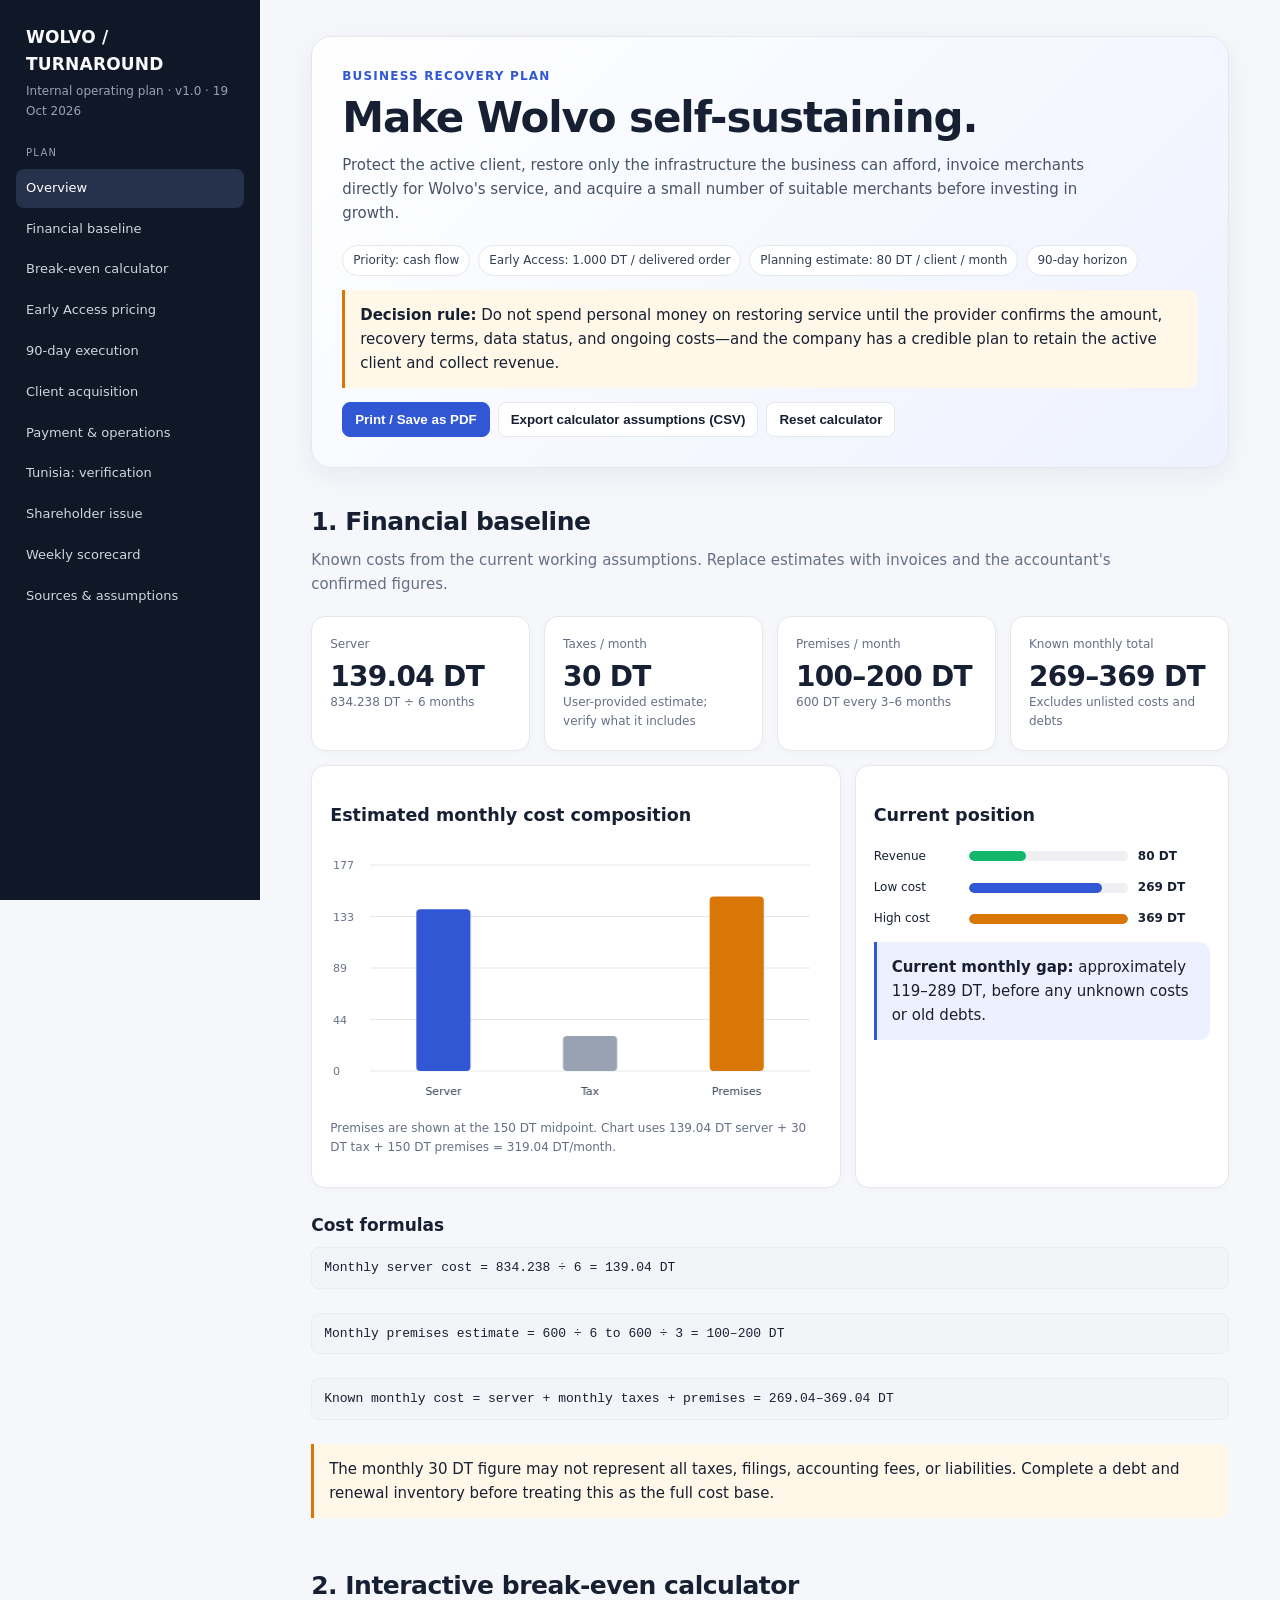
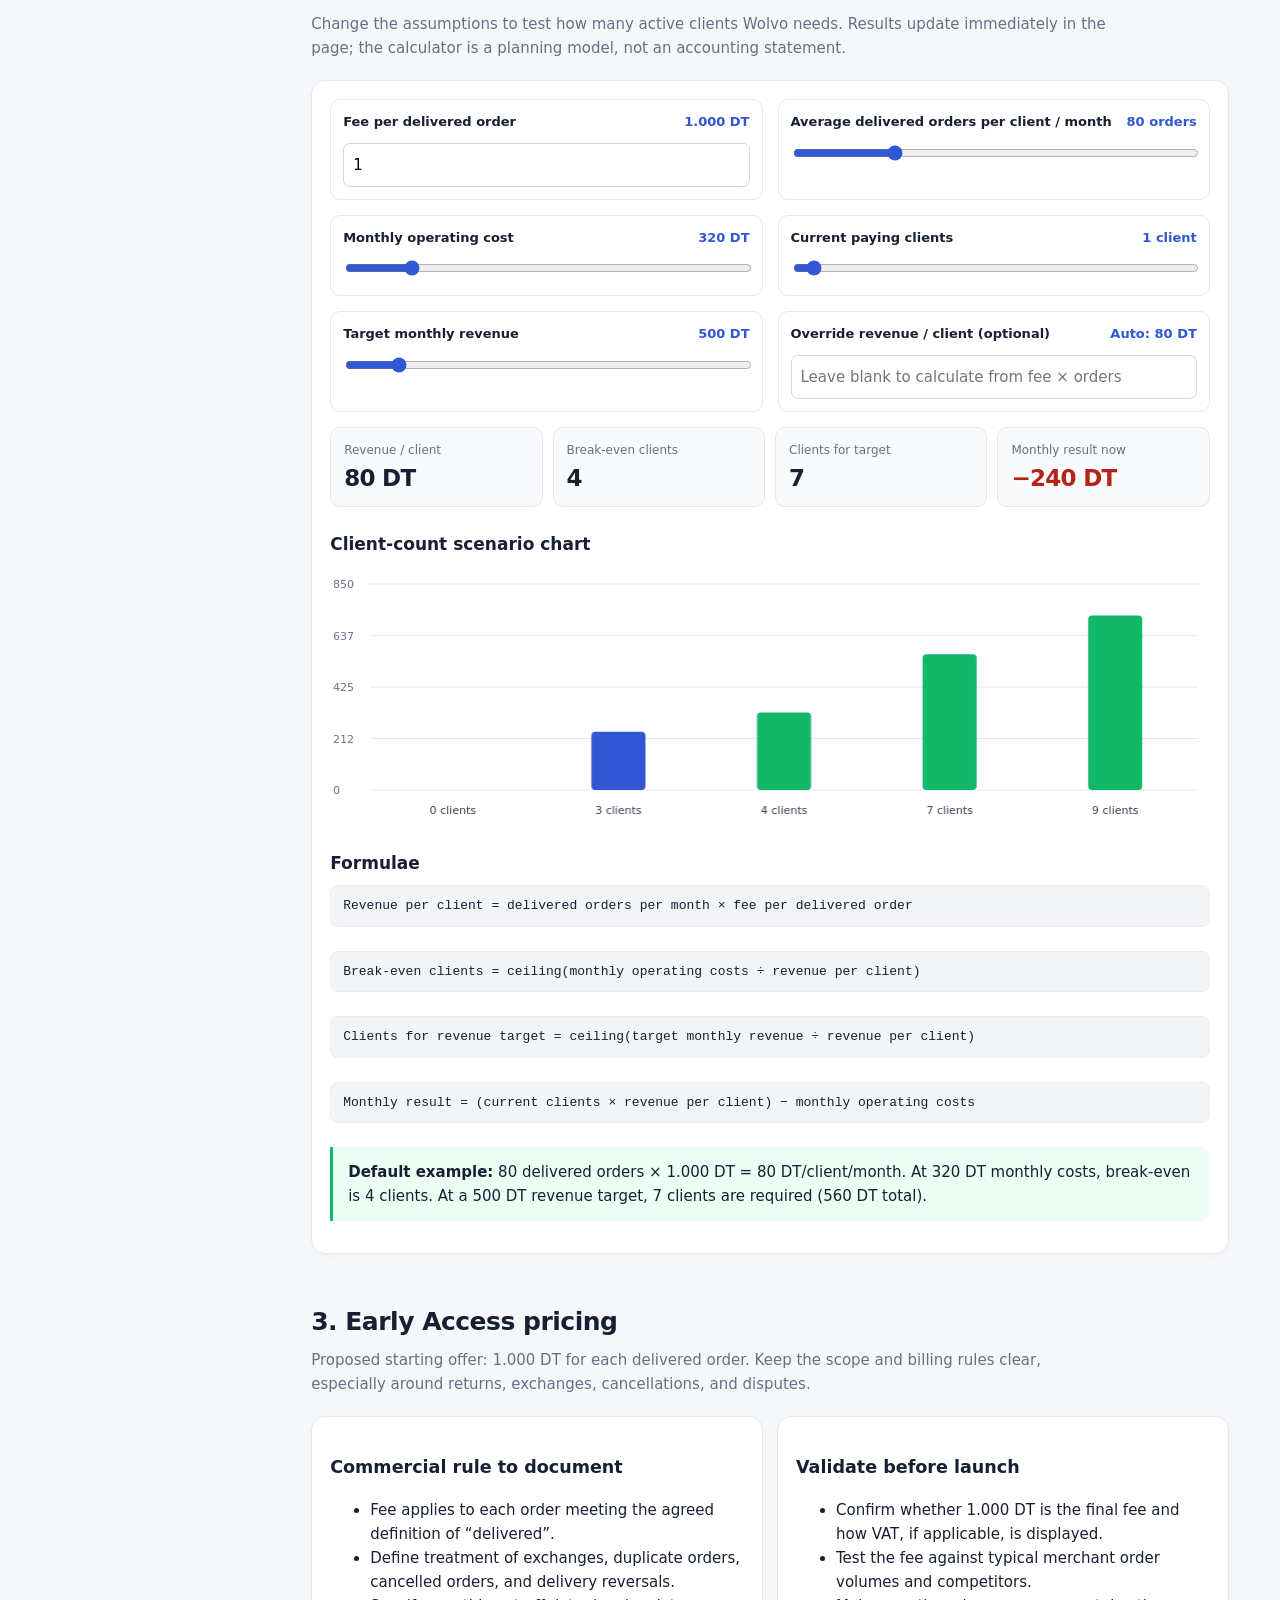
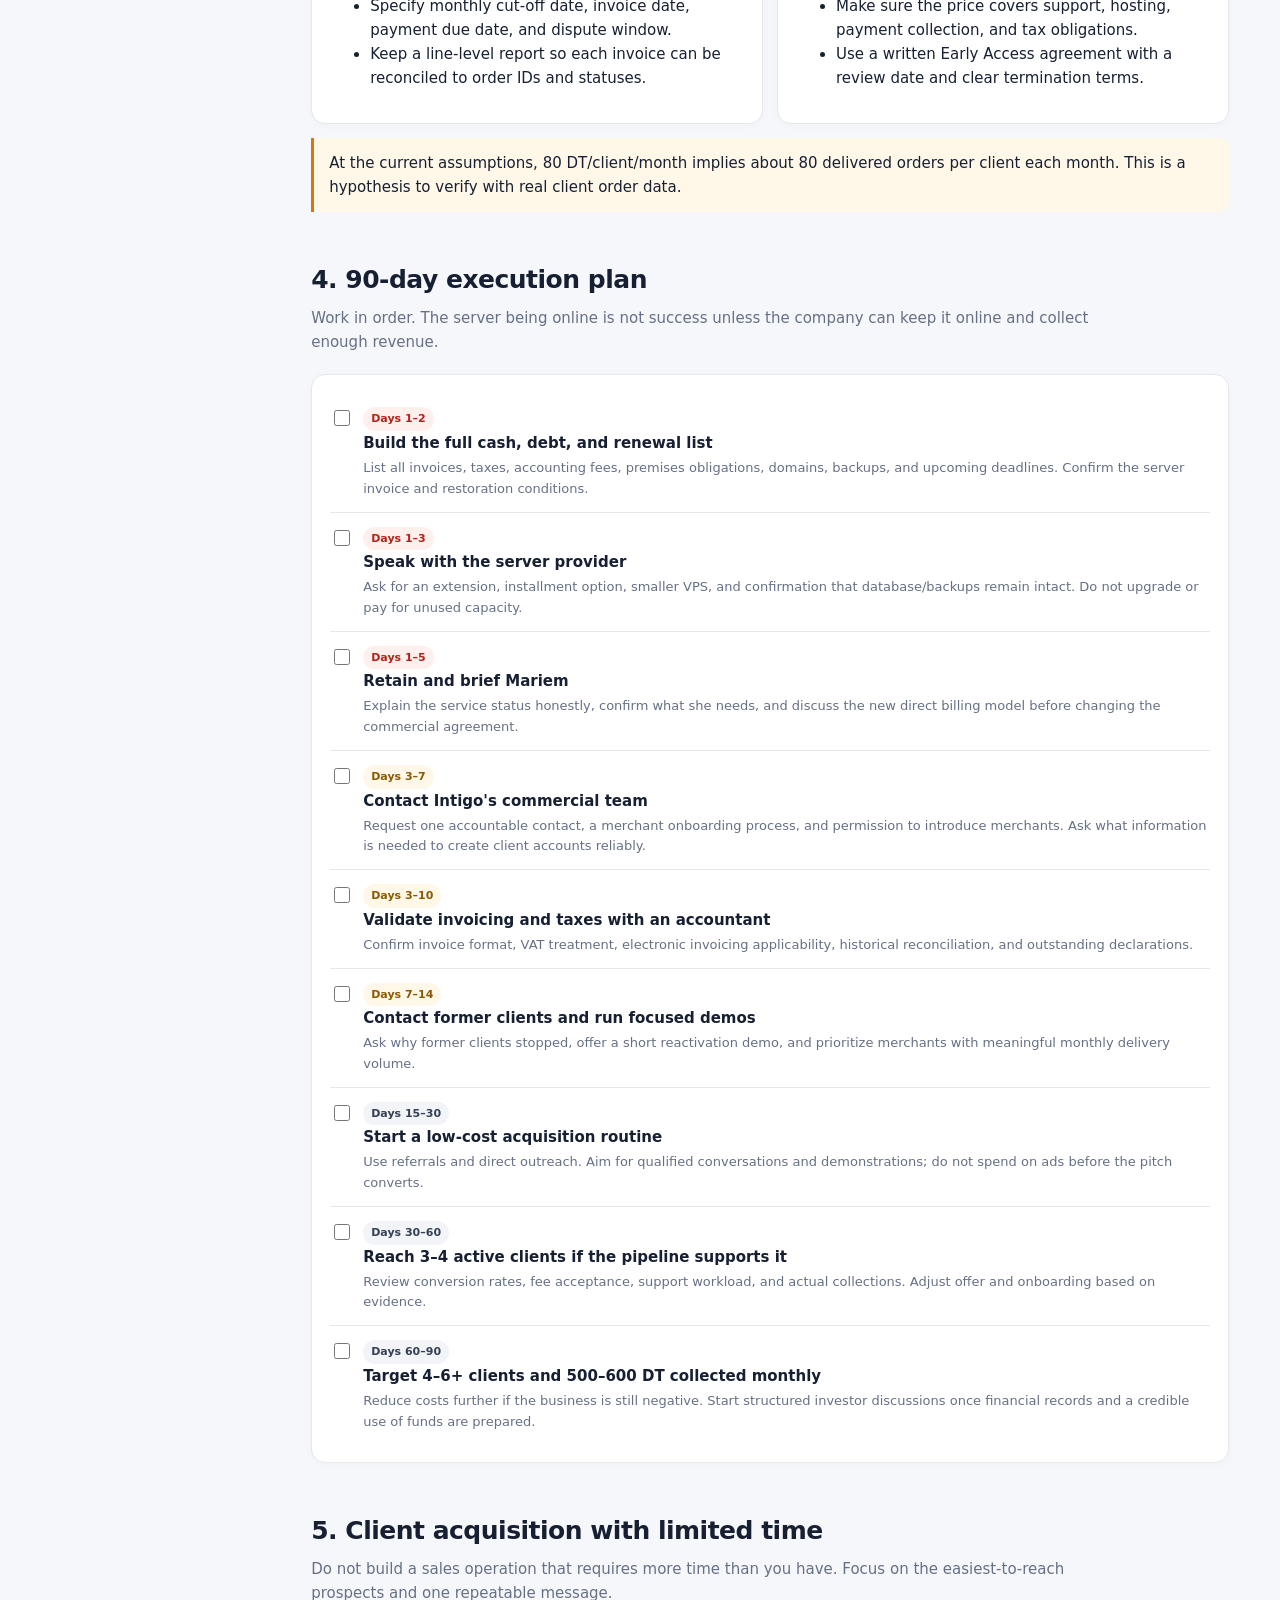
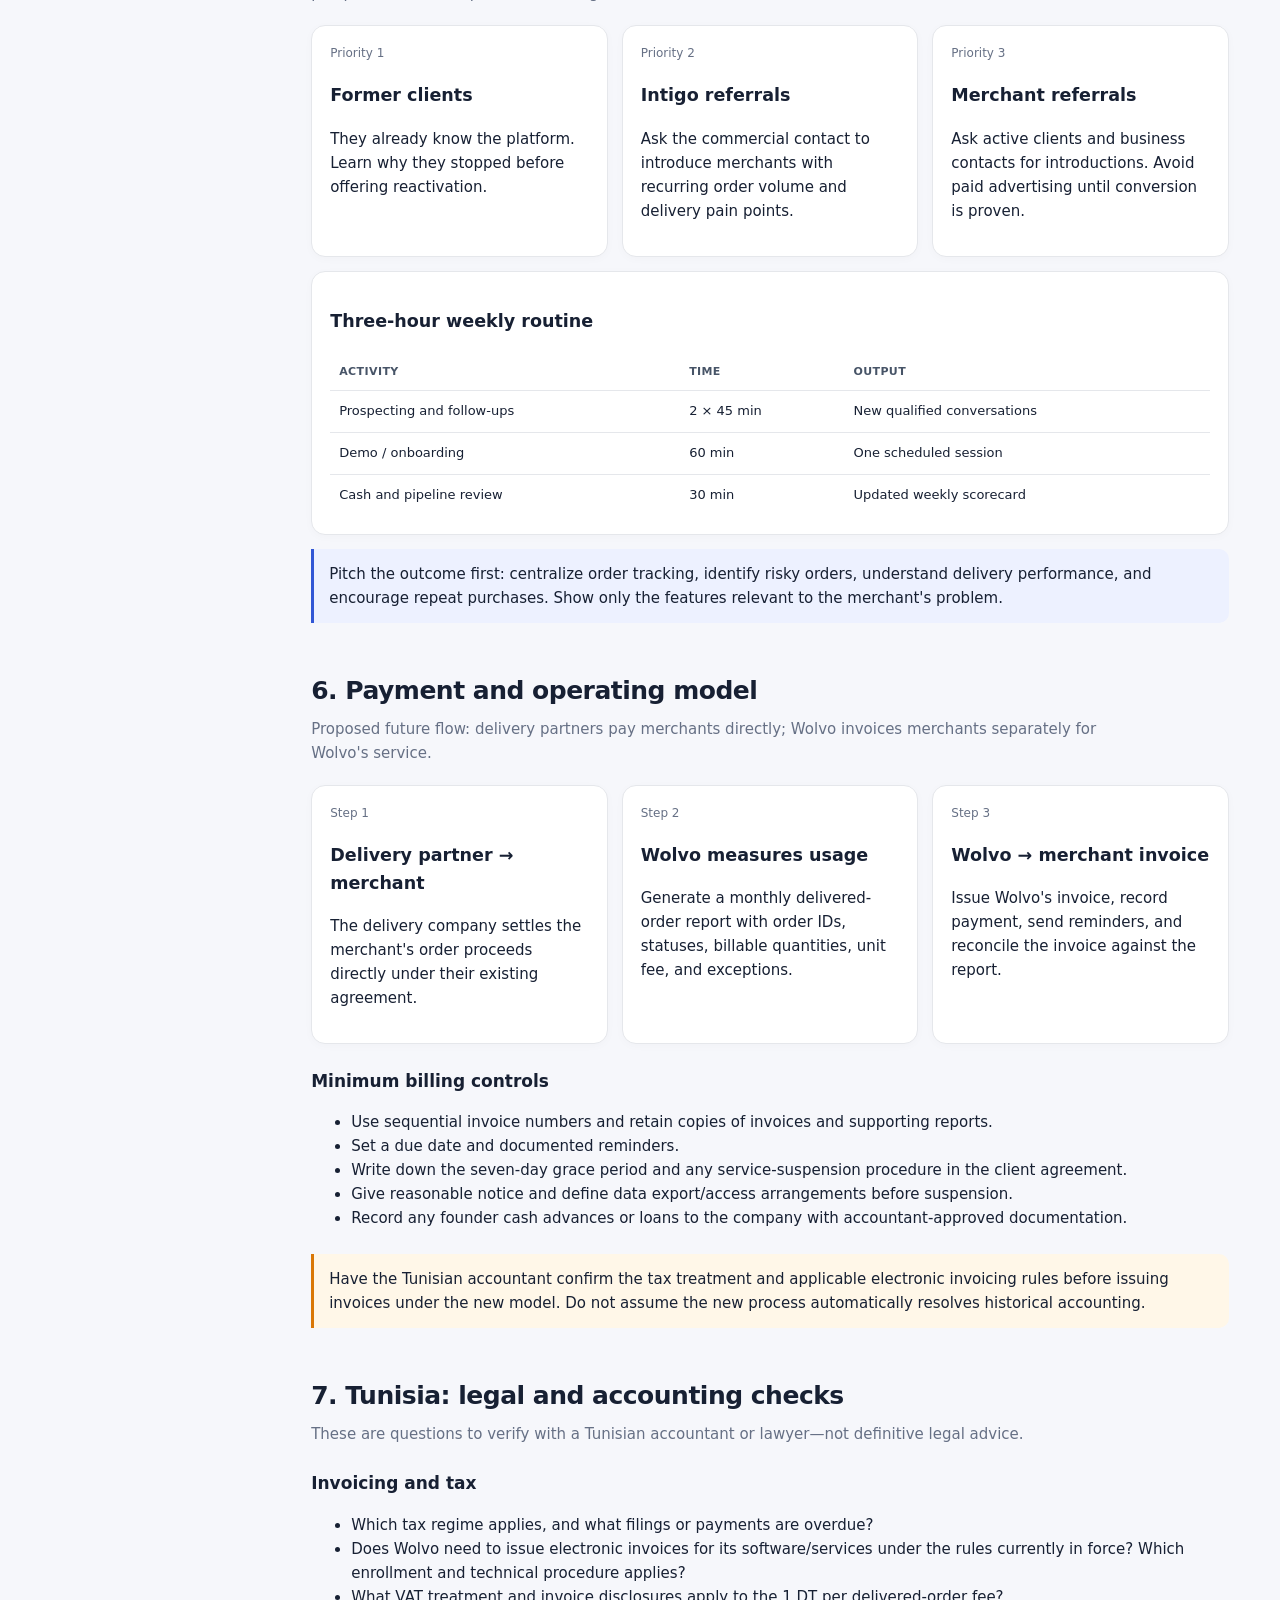
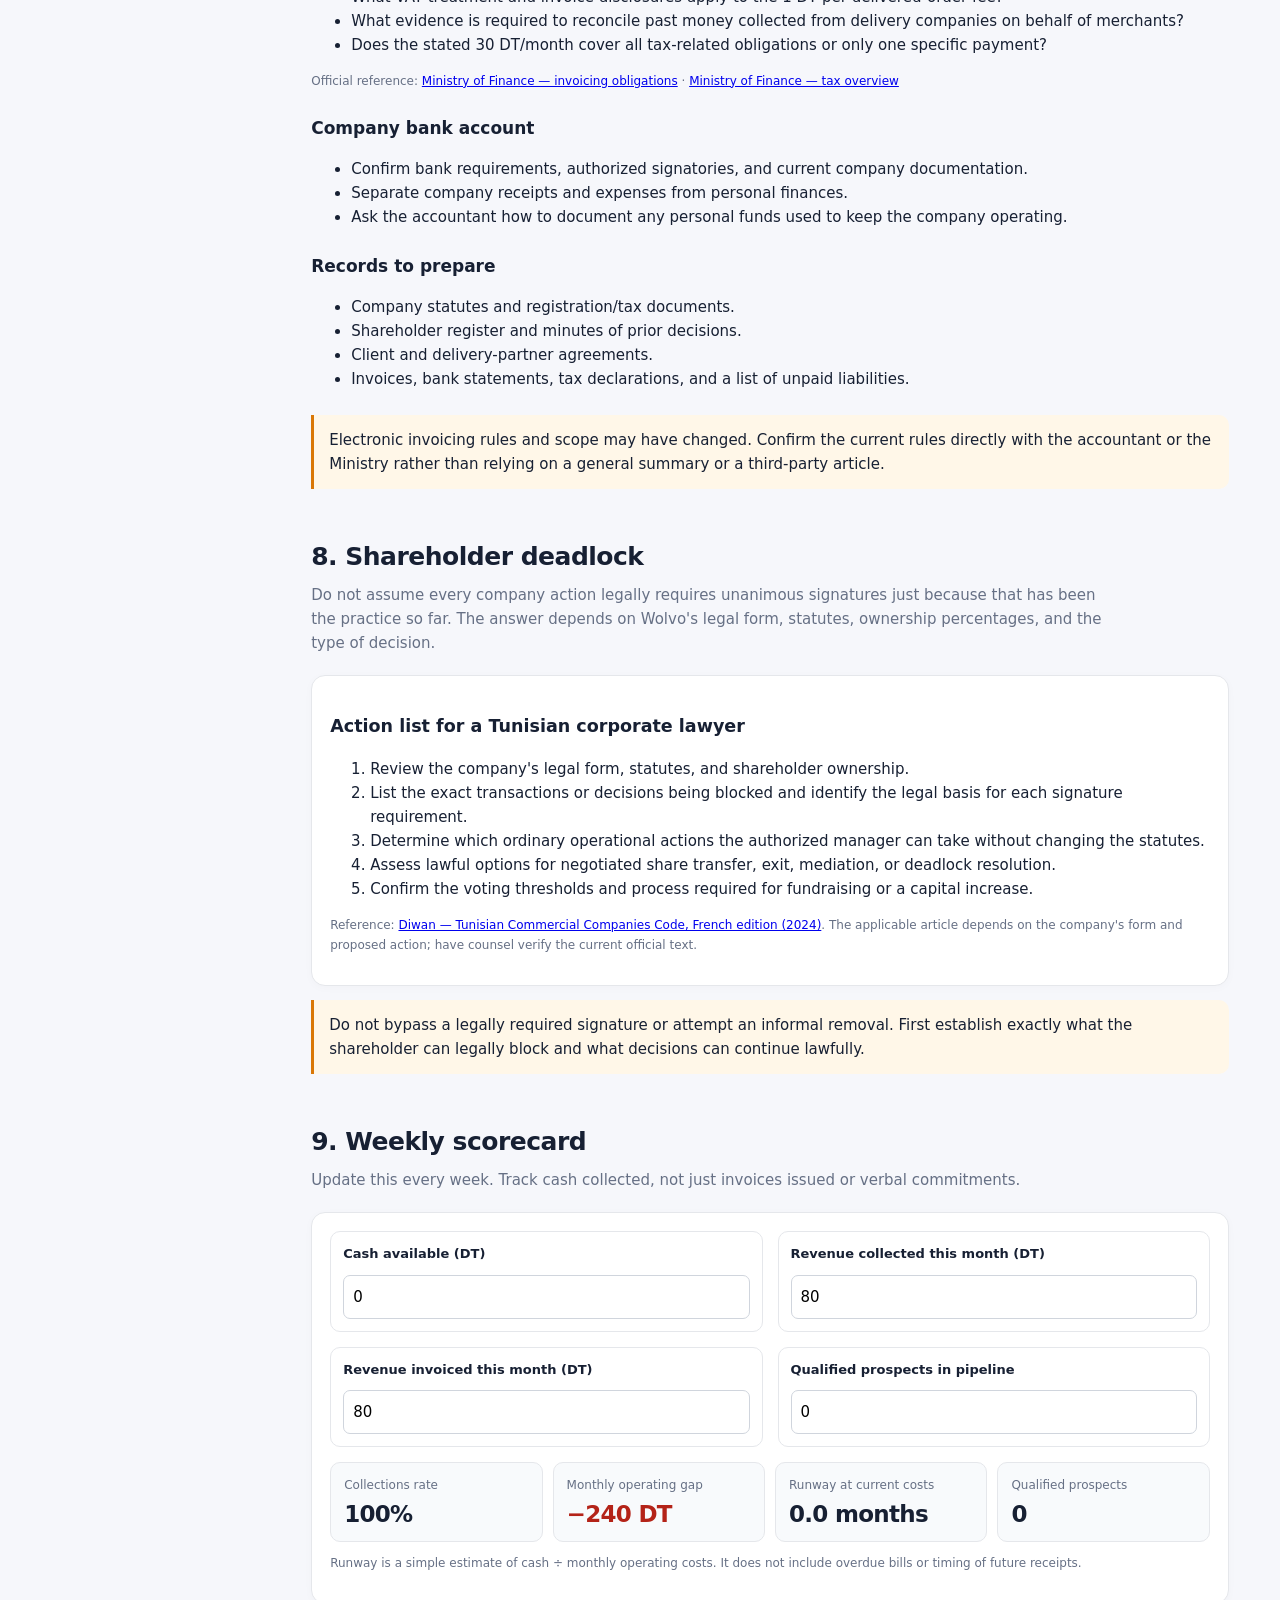
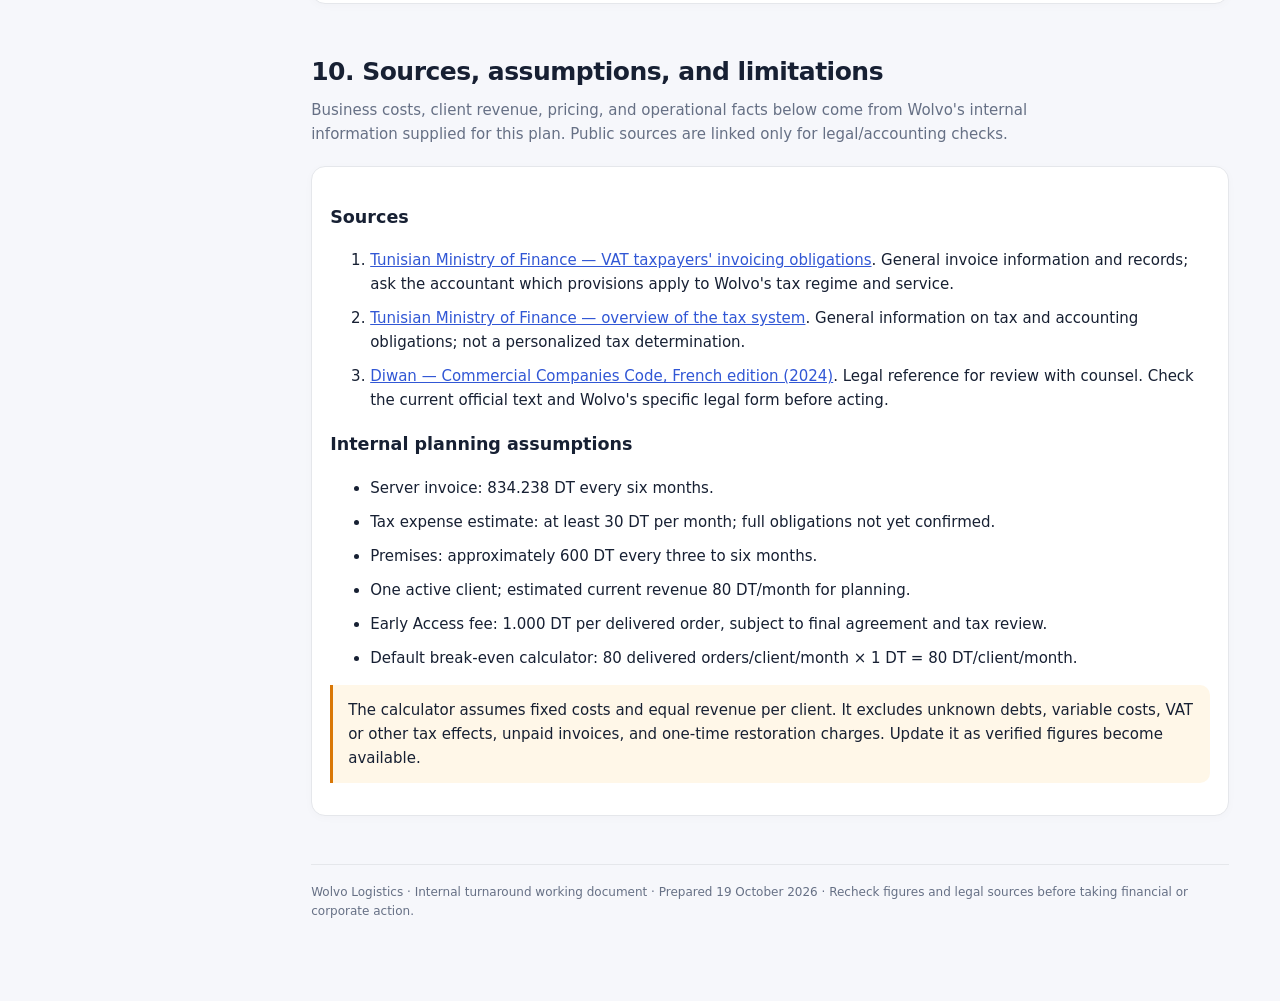
<file: wolvo-turnaround-plan.html>
<!doctype html>
<html lang="en">
  <head>
    <meta charset="utf-8" />
    <meta name="viewport" content="width=device-width, initial-scale=1" />
    <title>Wolvo Logistics — Turnaround Plan</title>
    <style>
      :root {
        --bg: #f6f7fb;
        --panel: #fff;
        --text: #172033;
        --muted: #667085;
        --line: #e5e7eb;
        --accent: #3157d5;
        --accent-soft: #edf1ff;
        --good: #087443;
        --bad: #b42318;
        --warn: #8a5a00;
        --shadow: 0 8px 28px rgba(20, 30, 60, 0.06);
      }
      * {
        box-sizing: border-box;
      }
      html {
        scroll-behavior: smooth;
        scroll-padding-top: 24px;
      }
      body {
        margin: 0;
        background: var(--bg);
        color: var(--text);
        font:
          15px/1.6 system-ui,
          -apple-system,
          Segoe UI,
          Roboto,
          Arial,
          sans-serif;
      }
      .layout {
        display: grid;
        grid-template-columns: 260px minmax(0, 1fr);
        min-height: 100vh;
      }
      .sidebar {
        position: sticky;
        top: 0;
        height: 100vh;
        overflow: auto;
        background: #101828;
        color: #f8fafc;
        padding: 24px 16px;
      }
      .brand {
        font-weight: 800;
        font-size: 17px;
        letter-spacing: 0.2px;
        margin: 0 10px 4px;
      }
      .brand-sub {
        color: #98a2b3;
        font-size: 12px;
        margin: 0 10px 24px;
      }
      .nav-label {
        font-size: 10px;
        text-transform: uppercase;
        letter-spacing: 1.3px;
        color: #98a2b3;
        margin: 20px 10px 8px;
      }
      .nav a {
        display: block;
        text-decoration: none;
        color: #d0d5dd;
        padding: 9px 10px;
        border-radius: 8px;
        font-size: 13px;
        margin: 2px 0;
      }
      .nav a:hover,
      .nav a.active {
        background: #26324b;
        color: white;
      }
      .main {
        max-width: 1120px;
        width: 100%;
        padding: 36px clamp(18px, 4vw, 54px) 80px;
        margin: auto;
      }
      .eyebrow {
        color: var(--accent);
        font-size: 12px;
        font-weight: 800;
        letter-spacing: 1.2px;
        text-transform: uppercase;
      }
      .hero {
        background: linear-gradient(135deg, #fff, #eef2ff);
        border: 1px solid var(--line);
        border-radius: 20px;
        padding: 30px;
        box-shadow: var(--shadow);
        margin-bottom: 26px;
      }
      .hero h1 {
        font-size: clamp(28px, 4vw, 42px);
        line-height: 1.12;
        margin: 8px 0 12px;
        letter-spacing: -1.1px;
      }
      .hero p {
        color: #475467;
        max-width: 760px;
        margin: 0;
      }
      .pills {
        display: flex;
        gap: 8px;
        flex-wrap: wrap;
        margin-top: 20px;
      }
      .pill {
        font-size: 12px;
        background: #fff;
        border: 1px solid var(--line);
        border-radius: 999px;
        padding: 5px 10px;
        color: #344054;
      }
      .section {
        margin: 34px 0 48px;
      }
      .section h2 {
        font-size: 25px;
        letter-spacing: -0.5px;
        margin: 0 0 6px;
      }
      .section-intro {
        color: var(--muted);
        margin: 0 0 20px;
        max-width: 800px;
      }
      .subsection {
        margin: 24px 0;
      }
      .subsection h3 {
        font-size: 17px;
        margin: 0 0 8px;
      }
      .grid {
        display: grid;
        grid-template-columns: repeat(12, minmax(0, 1fr));
        gap: 14px;
      }
      .card {
        background: var(--panel);
        border: 1px solid var(--line);
        border-radius: 14px;
        padding: 18px;
        box-shadow: 0 2px 10px rgba(16, 24, 40, 0.025);
        min-width: 0;
      }
      .span-3 {
        grid-column: span 3;
      }
      .span-4 {
        grid-column: span 4;
      }
      .span-5 {
        grid-column: span 5;
      }
      .span-6 {
        grid-column: span 6;
      }
      .span-7 {
        grid-column: span 7;
      }
      .span-8 {
        grid-column: span 8;
      }
      .span-12 {
        grid-column: span 12;
      }
      .metric-label {
        font-size: 12px;
        color: var(--muted);
        margin-bottom: 5px;
      }
      .metric {
        font-size: 28px;
        font-weight: 800;
        letter-spacing: -0.7px;
        line-height: 1.2;
      }
      .metric.small {
        font-size: 22px;
      }
      .muted {
        color: var(--muted);
      }
      .tiny {
        font-size: 12px;
        color: var(--muted);
      }
      .callout {
        border-left: 3px solid var(--accent);
        background: var(--accent-soft);
        padding: 13px 15px;
        border-radius: 0 10px 10px 0;
        margin: 14px 0;
      }
      .callout.warning {
        border-color: #d97706;
        background: #fff7e8;
      }
      .callout.good {
        border-color: #12b76a;
        background: #ecfdf3;
      }
      table {
        border-collapse: collapse;
        width: 100%;
        font-size: 13px;
      }
      th,
      td {
        text-align: left;
        padding: 10px 9px;
        border-bottom: 1px solid var(--line);
        vertical-align: top;
      }
      th {
        color: #475467;
        font-size: 11px;
        text-transform: uppercase;
        letter-spacing: 0.4px;
      }
      tr:last-child td {
        border-bottom: 0;
      }
      .formula {
        display: block;
        background: #f2f4f7;
        border: 1px solid #eaecf0;
        padding: 10px 12px;
        border-radius: 8px;
        font:
          13px/1.5 ui-monospace,
          SFMono-Regular,
          Consolas,
          monospace;
        overflow-wrap: anywhere;
      }
      .controls {
        display: grid;
        grid-template-columns: repeat(2, minmax(0, 1fr));
        gap: 15px;
      }
      .control {
        border: 1px solid var(--line);
        border-radius: 10px;
        padding: 12px;
      }
      .control label {
        display: flex;
        justify-content: space-between;
        gap: 12px;
        font-size: 13px;
        font-weight: 650;
        margin-bottom: 10px;
      }
      .control output {
        color: var(--accent);
        font-variant-numeric: tabular-nums;
      }
      .control input[type="range"] {
        width: 100%;
        accent-color: var(--accent);
      }
      .control input[type="number"] {
        width: 100%;
        padding: 9px;
        border: 1px solid #d0d5dd;
        border-radius: 7px;
        font: inherit;
      }
      .results {
        display: grid;
        grid-template-columns: repeat(4, minmax(0, 1fr));
        gap: 10px;
        margin-top: 15px;
      }
      .result {
        background: #f8fafc;
        border: 1px solid var(--line);
        border-radius: 10px;
        padding: 13px;
      }
      .result .metric {
        font-size: 23px;
      }
      .chart-wrap {
        height: 260px;
        position: relative;
      }
      .chart-wrap canvas {
        width: 100%;
        height: 100%;
        display: block;
      }
      .barlist {
        display: grid;
        gap: 12px;
      }
      .barrow {
        display: grid;
        grid-template-columns: 85px 1fr 72px;
        gap: 10px;
        align-items: center;
        font-size: 12px;
      }
      .bartrack {
        height: 10px;
        background: #eef0f4;
        border-radius: 99px;
        overflow: hidden;
      }
      .barfill {
        height: 100%;
        background: var(--accent);
        border-radius: 99px;
      }
      .status {
        display: inline-flex;
        align-items: center;
        border-radius: 99px;
        padding: 3px 8px;
        font-size: 11px;
        font-weight: 700;
        background: #f2f4f7;
        color: #344054;
      }
      .status.urgent {
        background: #fff0ee;
        color: #b42318;
      }
      .status.next {
        background: #fff7e8;
        color: #8a5a00;
      }
      .status.done {
        background: #ecfdf3;
        color: #087443;
      }
      .task {
        display: flex;
        gap: 10px;
        padding: 12px 0;
        border-bottom: 1px solid var(--line);
      }
      .task:last-child {
        border-bottom: 0;
      }
      .task input {
        margin-top: 5px;
        accent-color: var(--accent);
        width: 16px;
        height: 16px;
        flex-shrink: 0;
      }
      .task strong {
        display: block;
      }
      .task p {
        margin: 3px 0 0;
        color: var(--muted);
        font-size: 13px;
      }
      .sources a {
        color: var(--accent);
        overflow-wrap: anywhere;
      }
      .sources li {
        margin: 10px 0;
      }
      .footer {
        border-top: 1px solid var(--line);
        padding-top: 18px;
        color: var(--muted);
        font-size: 12px;
      }
      .mobile-head {
        display: none;
      }
      .btn {
        border: 1px solid var(--line);
        background: #fff;
        color: var(--text);
        padding: 9px 12px;
        border-radius: 8px;
        cursor: pointer;
        font-weight: 650;
      }
      .btn.primary {
        background: var(--accent);
        border-color: var(--accent);
        color: #fff;
      }
      .btn:hover {
        filter: brightness(0.97);
      }
      .action-row {
        display: flex;
        gap: 8px;
        flex-wrap: wrap;
        margin-top: 14px;
      }
      @media (max-width: 900px) {
        .layout {
          grid-template-columns: 1fr;
        }
        .sidebar {
          position: relative;
          height: auto;
          padding: 14px 16px;
        }
        .brand-sub {
          margin-bottom: 12px;
        }
        .nav {
          display: flex;
          overflow: auto;
          gap: 5px;
          padding-bottom: 3px;
        }
        .nav-label {
          display: none;
        }
        .nav a {
          white-space: nowrap;
        }
        .main {
          padding-top: 22px;
        }
        .span-3,
        .span-4,
        .span-5,
        .span-6,
        .span-7,
        .span-8 {
          grid-column: span 6;
        }
        .results {
          grid-template-columns: repeat(2, minmax(0, 1fr));
        }
      }
      @media (max-width: 560px) {
        .hero {
          padding: 22px;
        }
        .span-3,
        .span-4,
        .span-5,
        .span-6,
        .span-7,
        .span-8,
        .span-12 {
          grid-column: span 12;
        }
        .controls {
          grid-template-columns: 1fr;
        }
        .results {
          grid-template-columns: repeat(2, minmax(0, 1fr));
        }
        .section h2 {
          font-size: 22px;
        }
        .barrow {
          grid-template-columns: 72px 1fr 62px;
        }
      }
      @media print {
        .sidebar,
        .action-row,
        .btn {
          display: none !important;
        }
        .layout {
          display: block;
        }
        .main {
          max-width: none;
          padding: 0;
        }
        .hero,
        .card {
          box-shadow: none;
          break-inside: avoid;
        }
        .section {
          break-inside: avoid;
        }
        body {
          background: white;
        }
      }
    </style>
  </head>
  <body>
    <div class="layout">
      <aside class="sidebar">
        <div class="brand">WOLVO / TURNAROUND</div>
        <div class="brand-sub">
          Internal operating plan · v1.0 · 19 Oct 2026
        </div>
        <div class="nav-label">Plan</div>
        <nav class="nav" id="sideNav">
          <a href="#overview" class="active">Overview</a>
          <a href="#financials">Financial baseline</a>
          <a href="#calculator">Break-even calculator</a>
          <a href="#pricing">Early Access pricing</a>
          <a href="#execution">90-day execution</a>
          <a href="#sales">Client acquisition</a>
          <a href="#operations">Payment & operations</a>
          <a href="#legal">Tunisia: verification</a>
          <a href="#governance">Shareholder issue</a>
          <a href="#scorecard">Weekly scorecard</a>
          <a href="#sources">Sources & assumptions</a>
        </nav>
      </aside>
      <main class="main">
        <header class="hero" id="overview">
          <div class="eyebrow">Business recovery plan</div>
          <h1>Make Wolvo self-sustaining.</h1>
          <p>
            Protect the active client, restore only the infrastructure the
            business can afford, invoice merchants directly for Wolvo's service,
            and acquire a small number of suitable merchants before investing in
            growth.
          </p>
          <div class="pills">
            <span class="pill">Priority: cash flow</span
            ><span class="pill">Early Access: 1.000 DT / delivered order</span
            ><span class="pill">Planning estimate: 80 DT / client / month</span
            ><span class="pill">90-day horizon</span>
          </div>
          <div class="callout warning">
            <strong>Decision rule:</strong> Do not spend personal money on
            restoring service until the provider confirms the amount, recovery
            terms, data status, and ongoing costs—and the company has a credible
            plan to retain the active client and collect revenue.
          </div>
          <div class="action-row">
            <button class="btn primary" onclick="window.print()">
              Print / Save as PDF</button
            ><button class="btn" id="exportCsv">
              Export calculator assumptions (CSV)</button
            ><button class="btn" id="resetCalc">Reset calculator</button>
          </div>
        </header>

        <section class="section" id="financials">
          <h2>1. Financial baseline</h2>
          <p class="section-intro">
            Known costs from the current working assumptions. Replace estimates
            with invoices and the accountant's confirmed figures.
          </p>
          <div class="grid">
            <div class="card span-3">
              <div class="metric-label">Server</div>
              <div class="metric">139.04 DT</div>
              <div class="tiny">834.238 DT ÷ 6 months</div>
            </div>
            <div class="card span-3">
              <div class="metric-label">Taxes / month</div>
              <div class="metric">30 DT</div>
              <div class="tiny">
                User-provided estimate; verify what it includes
              </div>
            </div>
            <div class="card span-3">
              <div class="metric-label">Premises / month</div>
              <div class="metric">100–200 DT</div>
              <div class="tiny">600 DT every 3–6 months</div>
            </div>
            <div class="card span-3">
              <div class="metric-label">Known monthly total</div>
              <div class="metric">269–369 DT</div>
              <div class="tiny">Excludes unlisted costs and debts</div>
            </div>
            <div class="card span-7">
              <h3>Estimated monthly cost composition</h3>
              <div class="chart-wrap">
                <canvas
                  id="costChart"
                  role="img"
                  aria-label="Bar chart showing monthly cost estimates"
                ></canvas>
              </div>
              <p class="tiny">
                Premises are shown at the 150 DT midpoint. Chart uses 139.04 DT
                server + 30 DT tax + 150 DT premises = 319.04 DT/month.
              </p>
            </div>
            <div class="card span-5">
              <h3>Current position</h3>
              <div class="barlist">
                <div>
                  <div class="barrow">
                    <span>Revenue</span>
                    <div class="bartrack">
                      <div
                        class="barfill"
                        style="width: 36%; background: #12b76a"
                      ></div>
                    </div>
                    <strong>80 DT</strong>
                  </div>
                </div>
                <div>
                  <div class="barrow">
                    <span>Low cost</span>
                    <div class="bartrack">
                      <div class="barfill" style="width: 84%"></div>
                    </div>
                    <strong>269 DT</strong>
                  </div>
                </div>
                <div>
                  <div class="barrow">
                    <span>High cost</span>
                    <div class="bartrack">
                      <div
                        class="barfill"
                        style="width: 100%; background: #d97706"
                      ></div>
                    </div>
                    <strong>369 DT</strong>
                  </div>
                </div>
              </div>
              <div class="callout">
                <strong>Current monthly gap:</strong> approximately 119–289 DT,
                before any unknown costs or old debts.
              </div>
            </div>
          </div>
          <div class="subsection">
            <h3>Cost formulas</h3>
            <span class="formula"
              >Monthly server cost = 834.238 ÷ 6 = 139.04 DT</span
            ><br />
            <span class="formula"
              >Monthly premises estimate = 600 ÷ 6 to 600 ÷ 3 = 100–200 DT</span
            ><br />
            <span class="formula"
              >Known monthly cost = server + monthly taxes + premises =
              269.04–369.04 DT</span
            >
          </div>
          <div class="callout warning">
            The monthly 30 DT figure may not represent all taxes, filings,
            accounting fees, or liabilities. Complete a debt and renewal
            inventory before treating this as the full cost base.
          </div>
        </section>

        <section class="section" id="calculator">
          <h2>2. Interactive break-even calculator</h2>
          <p class="section-intro">
            Change the assumptions to test how many active clients Wolvo needs.
            Results update immediately in the page; the calculator is a planning
            model, not an accounting statement.
          </p>
          <div class="card">
            <div class="controls">
              <div class="control">
                <label for="fee"
                  >Fee per delivered order
                  <output id="feeOut">1.000 DT</output></label
                ><input id="fee" type="number" min="0" step="0.001" value="1" />
              </div>
              <div class="control">
                <label for="orders"
                  >Average delivered orders per client / month
                  <output id="ordersOut">80 orders</output></label
                ><input
                  id="orders"
                  type="range"
                  min="10"
                  max="300"
                  step="5"
                  value="80"
                />
              </div>
              <div class="control">
                <label for="cost"
                  >Monthly operating cost
                  <output id="costOut">320 DT</output></label
                ><input
                  id="cost"
                  type="range"
                  min="200"
                  max="1000"
                  step="10"
                  value="320"
                />
              </div>
              <div class="control">
                <label for="clients"
                  >Current paying clients
                  <output id="clientsOut">1 client</output></label
                ><input
                  id="clients"
                  type="range"
                  min="0"
                  max="30"
                  step="1"
                  value="1"
                />
              </div>
              <div class="control">
                <label for="target"
                  >Target monthly revenue
                  <output id="targetOut">500 DT</output></label
                ><input
                  id="target"
                  type="range"
                  min="300"
                  max="2000"
                  step="25"
                  value="500"
                />
              </div>
              <div class="control">
                <label for="manualRevenue"
                  >Override revenue / client (optional)
                  <output id="manualOut">Auto: 80 DT</output></label
                ><input
                  id="manualRevenue"
                  type="number"
                  min="0"
                  step="5"
                  placeholder="Leave blank to calculate from fee × orders"
                />
              </div>
            </div>
            <div class="results">
              <div class="result">
                <div class="metric-label">Revenue / client</div>
                <div class="metric" id="revPerClient">80 DT</div>
              </div>
              <div class="result">
                <div class="metric-label">Break-even clients</div>
                <div class="metric" id="breakeven">4</div>
              </div>
              <div class="result">
                <div class="metric-label">Clients for target</div>
                <div class="metric" id="targetClients">7</div>
              </div>
              <div class="result">
                <div class="metric-label">Monthly result now</div>
                <div class="metric" id="monthlyResult">−240 DT</div>
              </div>
            </div>
            <div class="subsection">
              <h3>Client-count scenario chart</h3>
              <div class="chart-wrap">
                <canvas
                  id="scenarioChart"
                  role="img"
                  aria-label="Chart of monthly revenue and cost by client count"
                ></canvas>
              </div>
            </div>
            <div class="subsection">
              <h3>Formulae</h3>
              <span class="formula"
                >Revenue per client = delivered orders per month × fee per
                delivered order</span
              ><br />
              <span class="formula"
                >Break-even clients = ceiling(monthly operating costs ÷ revenue
                per client)</span
              ><br />
              <span class="formula"
                >Clients for revenue target = ceiling(target monthly revenue ÷
                revenue per client)</span
              ><br />
              <span class="formula"
                >Monthly result = (current clients × revenue per client) −
                monthly operating costs</span
              >
            </div>
            <div class="callout good">
              <strong>Default example:</strong> 80 delivered orders × 1.000 DT =
              80 DT/client/month. At 320 DT monthly costs, break-even is 4
              clients. At a 500 DT revenue target, 7 clients are required (560
              DT total).
            </div>
          </div>
        </section>

        <section class="section" id="pricing">
          <h2>3. Early Access pricing</h2>
          <p class="section-intro">
            Proposed starting offer: 1.000 DT for each delivered order. Keep the
            scope and billing rules clear, especially around returns, exchanges,
            cancellations, and disputes.
          </p>
          <div class="grid">
            <div class="card span-6">
              <h3>Commercial rule to document</h3>
              <ul>
                <li>
                  Fee applies to each order meeting the agreed definition of
                  “delivered”.
                </li>
                <li>
                  Define treatment of exchanges, duplicate orders, cancelled
                  orders, and delivery reversals.
                </li>
                <li>
                  Specify monthly cut-off date, invoice date, payment due date,
                  and dispute window.
                </li>
                <li>
                  Keep a line-level report so each invoice can be reconciled to
                  order IDs and statuses.
                </li>
              </ul>
            </div>
            <div class="card span-6">
              <h3>Validate before launch</h3>
              <ul>
                <li>
                  Confirm whether 1.000 DT is the final fee and how VAT, if
                  applicable, is displayed.
                </li>
                <li>
                  Test the fee against typical merchant order volumes and
                  competitors.
                </li>
                <li>
                  Make sure the price covers support, hosting, payment
                  collection, and tax obligations.
                </li>
                <li>
                  Use a written Early Access agreement with a review date and
                  clear termination terms.
                </li>
              </ul>
            </div>
          </div>
          <div class="callout warning">
            At the current assumptions, 80 DT/client/month implies about 80
            delivered orders per client each month. This is a hypothesis to
            verify with real client order data.
          </div>
        </section>

        <section class="section" id="execution">
          <h2>4. 90-day execution plan</h2>
          <p class="section-intro">
            Work in order. The server being online is not success unless the
            company can keep it online and collect enough revenue.
          </p>
          <div class="card">
            <div class="task">
              <input type="checkbox" />
              <div>
                <span class="status urgent">Days 1–2</span
                ><strong>Build the full cash, debt, and renewal list</strong>
                <p>
                  List all invoices, taxes, accounting fees, premises
                  obligations, domains, backups, and upcoming deadlines. Confirm
                  the server invoice and restoration conditions.
                </p>
              </div>
            </div>
            <div class="task">
              <input type="checkbox" />
              <div>
                <span class="status urgent">Days 1–3</span
                ><strong>Speak with the server provider</strong>
                <p>
                  Ask for an extension, installment option, smaller VPS, and
                  confirmation that database/backups remain intact. Do not
                  upgrade or pay for unused capacity.
                </p>
              </div>
            </div>
            <div class="task">
              <input type="checkbox" />
              <div>
                <span class="status urgent">Days 1–5</span
                ><strong>Retain and brief Mariem</strong>
                <p>
                  Explain the service status honestly, confirm what she needs,
                  and discuss the new direct billing model before changing the
                  commercial agreement.
                </p>
              </div>
            </div>
            <div class="task">
              <input type="checkbox" />
              <div>
                <span class="status next">Days 3–7</span
                ><strong>Contact Intigo's commercial team</strong>
                <p>
                  Request one accountable contact, a merchant onboarding
                  process, and permission to introduce merchants. Ask what
                  information is needed to create client accounts reliably.
                </p>
              </div>
            </div>
            <div class="task">
              <input type="checkbox" />
              <div>
                <span class="status next">Days 3–10</span
                ><strong
                  >Validate invoicing and taxes with an accountant</strong
                >
                <p>
                  Confirm invoice format, VAT treatment, electronic invoicing
                  applicability, historical reconciliation, and outstanding
                  declarations.
                </p>
              </div>
            </div>
            <div class="task">
              <input type="checkbox" />
              <div>
                <span class="status next">Days 7–14</span
                ><strong>Contact former clients and run focused demos</strong>
                <p>
                  Ask why former clients stopped, offer a short reactivation
                  demo, and prioritize merchants with meaningful monthly
                  delivery volume.
                </p>
              </div>
            </div>
            <div class="task">
              <input type="checkbox" />
              <div>
                <span class="status">Days 15–30</span
                ><strong>Start a low-cost acquisition routine</strong>
                <p>
                  Use referrals and direct outreach. Aim for qualified
                  conversations and demonstrations; do not spend on ads before
                  the pitch converts.
                </p>
              </div>
            </div>
            <div class="task">
              <input type="checkbox" />
              <div>
                <span class="status">Days 30–60</span
                ><strong
                  >Reach 3–4 active clients if the pipeline supports it</strong
                >
                <p>
                  Review conversion rates, fee acceptance, support workload, and
                  actual collections. Adjust offer and onboarding based on
                  evidence.
                </p>
              </div>
            </div>
            <div class="task">
              <input type="checkbox" />
              <div>
                <span class="status">Days 60–90</span
                ><strong
                  >Target 4–6+ clients and 500–600 DT collected monthly</strong
                >
                <p>
                  Reduce costs further if the business is still negative. Start
                  structured investor discussions once financial records and a
                  credible use of funds are prepared.
                </p>
              </div>
            </div>
          </div>
        </section>

        <section class="section" id="sales">
          <h2>5. Client acquisition with limited time</h2>
          <p class="section-intro">
            Do not build a sales operation that requires more time than you
            have. Focus on the easiest-to-reach prospects and one repeatable
            message.
          </p>
          <div class="grid">
            <div class="card span-4">
              <div class="metric-label">Priority 1</div>
              <h3>Former clients</h3>
              <p>
                They already know the platform. Learn why they stopped before
                offering reactivation.
              </p>
            </div>
            <div class="card span-4">
              <div class="metric-label">Priority 2</div>
              <h3>Intigo referrals</h3>
              <p>
                Ask the commercial contact to introduce merchants with recurring
                order volume and delivery pain points.
              </p>
            </div>
            <div class="card span-4">
              <div class="metric-label">Priority 3</div>
              <h3>Merchant referrals</h3>
              <p>
                Ask active clients and business contacts for introductions.
                Avoid paid advertising until conversion is proven.
              </p>
            </div>
            <div class="card span-12">
              <h3>Three-hour weekly routine</h3>
              <table>
                <thead>
                  <tr>
                    <th>Activity</th>
                    <th>Time</th>
                    <th>Output</th>
                  </tr>
                </thead>
                <tbody>
                  <tr>
                    <td>Prospecting and follow-ups</td>
                    <td>2 × 45 min</td>
                    <td>New qualified conversations</td>
                  </tr>
                  <tr>
                    <td>Demo / onboarding</td>
                    <td>60 min</td>
                    <td>One scheduled session</td>
                  </tr>
                  <tr>
                    <td>Cash and pipeline review</td>
                    <td>30 min</td>
                    <td>Updated weekly scorecard</td>
                  </tr>
                </tbody>
              </table>
            </div>
          </div>
          <div class="callout">
            Pitch the outcome first: centralize order tracking, identify risky
            orders, understand delivery performance, and encourage repeat
            purchases. Show only the features relevant to the merchant's
            problem.
          </div>
        </section>

        <section class="section" id="operations">
          <h2>6. Payment and operating model</h2>
          <p class="section-intro">
            Proposed future flow: delivery partners pay merchants directly;
            Wolvo invoices merchants separately for Wolvo's service.
          </p>
          <div class="grid">
            <div class="card span-4">
              <div class="metric-label">Step 1</div>
              <h3>Delivery partner → merchant</h3>
              <p>
                The delivery company settles the merchant's order proceeds
                directly under their existing agreement.
              </p>
            </div>
            <div class="card span-4">
              <div class="metric-label">Step 2</div>
              <h3>Wolvo measures usage</h3>
              <p>
                Generate a monthly delivered-order report with order IDs,
                statuses, billable quantities, unit fee, and exceptions.
              </p>
            </div>
            <div class="card span-4">
              <div class="metric-label">Step 3</div>
              <h3>Wolvo → merchant invoice</h3>
              <p>
                Issue Wolvo's invoice, record payment, send reminders, and
                reconcile the invoice against the report.
              </p>
            </div>
          </div>
          <div class="subsection">
            <h3>Minimum billing controls</h3>
            <ul>
              <li>
                Use sequential invoice numbers and retain copies of invoices and
                supporting reports.
              </li>
              <li>Set a due date and documented reminders.</li>
              <li>
                Write down the seven-day grace period and any service-suspension
                procedure in the client agreement.
              </li>
              <li>
                Give reasonable notice and define data export/access
                arrangements before suspension.
              </li>
              <li>
                Record any founder cash advances or loans to the company with
                accountant-approved documentation.
              </li>
            </ul>
          </div>
          <div class="callout warning">
            Have the Tunisian accountant confirm the tax treatment and
            applicable electronic invoicing rules before issuing invoices under
            the new model. Do not assume the new process automatically resolves
            historical accounting.
          </div>
        </section>

        <section class="section" id="legal">
          <h2>7. Tunisia: legal and accounting checks</h2>
          <p class="section-intro">
            These are questions to verify with a Tunisian accountant or
            lawyer—not definitive legal advice.
          </p>
          <div class="subsection">
            <h3>Invoicing and tax</h3>
            <ul>
              <li>
                Which tax regime applies, and what filings or payments are
                overdue?
              </li>
              <li>
                Does Wolvo need to issue electronic invoices for its
                software/services under the rules currently in force? Which
                enrollment and technical procedure applies?
              </li>
              <li>
                What VAT treatment and invoice disclosures apply to the 1 DT per
                delivered-order fee?
              </li>
              <li>
                What evidence is required to reconcile past money collected from
                delivery companies on behalf of merchants?
              </li>
              <li>
                Does the stated 30 DT/month cover all tax-related obligations or
                only one specific payment?
              </li>
            </ul>
            <p class="tiny">
              Official reference:
              <a
                href="https://www.finances.gov.tn/fr/node/75"
                target="_blank"
                rel="noopener"
                >Ministry of Finance — invoicing obligations</a
              >
              ·
              <a
                href="https://www.finances.gov.tn/fr/apercu-general-sur-la-fiscalite"
                target="_blank"
                rel="noopener"
                >Ministry of Finance — tax overview</a
              >
            </p>
          </div>
          <div class="subsection">
            <h3>Company bank account</h3>
            <ul>
              <li>
                Confirm bank requirements, authorized signatories, and current
                company documentation.
              </li>
              <li>
                Separate company receipts and expenses from personal finances.
              </li>
              <li>
                Ask the accountant how to document any personal funds used to
                keep the company operating.
              </li>
            </ul>
          </div>
          <div class="subsection">
            <h3>Records to prepare</h3>
            <ul>
              <li>Company statutes and registration/tax documents.</li>
              <li>Shareholder register and minutes of prior decisions.</li>
              <li>Client and delivery-partner agreements.</li>
              <li>
                Invoices, bank statements, tax declarations, and a list of
                unpaid liabilities.
              </li>
            </ul>
          </div>
          <div class="callout warning">
            Electronic invoicing rules and scope may have changed. Confirm the
            current rules directly with the accountant or the Ministry rather
            than relying on a general summary or a third-party article.
          </div>
        </section>

        <section class="section" id="governance">
          <h2>8. Shareholder deadlock</h2>
          <p class="section-intro">
            Do not assume every company action legally requires unanimous
            signatures just because that has been the practice so far. The
            answer depends on Wolvo's legal form, statutes, ownership
            percentages, and the type of decision.
          </p>
          <div class="card">
            <h3>Action list for a Tunisian corporate lawyer</h3>
            <ol>
              <li>
                Review the company's legal form, statutes, and shareholder
                ownership.
              </li>
              <li>
                List the exact transactions or decisions being blocked and
                identify the legal basis for each signature requirement.
              </li>
              <li>
                Determine which ordinary operational actions the authorized
                manager can take without changing the statutes.
              </li>
              <li>
                Assess lawful options for negotiated share transfer, exit,
                mediation, or deadlock resolution.
              </li>
              <li>
                Confirm the voting thresholds and process required for
                fundraising or a capital increase.
              </li>
            </ol>
            <p class="tiny">
              Reference:
              <a
                href="https://www.diwan.tn/fr/document/card/be57ef9b-20f7-4f81-9801-f7e38c579276"
                target="_blank"
                rel="noopener"
                >Diwan — Tunisian Commercial Companies Code, French edition
                (2024)</a
              >. The applicable article depends on the company's form and
              proposed action; have counsel verify the current official text.
            </p>
          </div>
          <div class="callout warning">
            Do not bypass a legally required signature or attempt an informal
            removal. First establish exactly what the shareholder can legally
            block and what decisions can continue lawfully.
          </div>
        </section>

        <section class="section" id="scorecard">
          <h2>9. Weekly scorecard</h2>
          <p class="section-intro">
            Update this every week. Track cash collected, not just invoices
            issued or verbal commitments.
          </p>
          <div class="card">
            <div class="controls">
              <div class="control">
                <label for="cashOnHand">Cash available (DT)</label
                ><input
                  id="cashOnHand"
                  type="number"
                  min="0"
                  step="1"
                  value="0"
                />
              </div>
              <div class="control">
                <label for="collected">Revenue collected this month (DT)</label
                ><input
                  id="collected"
                  type="number"
                  min="0"
                  step="1"
                  value="80"
                />
              </div>
              <div class="control">
                <label for="invoiced">Revenue invoiced this month (DT)</label
                ><input
                  id="invoiced"
                  type="number"
                  min="0"
                  step="1"
                  value="80"
                />
              </div>
              <div class="control">
                <label for="pipeline">Qualified prospects in pipeline</label
                ><input
                  id="pipeline"
                  type="number"
                  min="0"
                  step="1"
                  value="0"
                />
              </div>
            </div>
            <div class="results">
              <div class="result">
                <div class="metric-label">Collections rate</div>
                <div class="metric" id="collectionRate">100%</div>
              </div>
              <div class="result">
                <div class="metric-label">Monthly operating gap</div>
                <div class="metric" id="scoreGap">−240 DT</div>
              </div>
              <div class="result">
                <div class="metric-label">Runway at current costs</div>
                <div class="metric" id="runway">0 months</div>
              </div>
              <div class="result">
                <div class="metric-label">Qualified prospects</div>
                <div class="metric" id="pipelineOut">0</div>
              </div>
            </div>
            <p class="tiny">
              Runway is a simple estimate of cash ÷ monthly operating costs. It
              does not include overdue bills or timing of future receipts.
            </p>
          </div>
        </section>

        <section class="section" id="sources">
          <h2>10. Sources, assumptions, and limitations</h2>
          <p class="section-intro">
            Business costs, client revenue, pricing, and operational facts below
            come from Wolvo's internal information supplied for this plan.
            Public sources are linked only for legal/accounting checks.
          </p>
          <div class="card sources">
            <h3>Sources</h3>
            <ol>
              <li>
                <a
                  href="https://www.finances.gov.tn/fr/node/75"
                  target="_blank"
                  rel="noopener"
                  >Tunisian Ministry of Finance — VAT taxpayers' invoicing
                  obligations</a
                >. General invoice information and records; ask the accountant
                which provisions apply to Wolvo's tax regime and service.
              </li>
              <li>
                <a
                  href="https://www.finances.gov.tn/fr/apercu-general-sur-la-fiscalite"
                  target="_blank"
                  rel="noopener"
                  >Tunisian Ministry of Finance — overview of the tax system</a
                >. General information on tax and accounting obligations; not a
                personalized tax determination.
              </li>
              <li>
                <a
                  href="https://www.diwan.tn/fr/document/card/be57ef9b-20f7-4f81-9801-f7e38c579276"
                  target="_blank"
                  rel="noopener"
                  >Diwan — Commercial Companies Code, French edition (2024)</a
                >. Legal reference for review with counsel. Check the current
                official text and Wolvo's specific legal form before acting.
              </li>
            </ol>
            <h3>Internal planning assumptions</h3>
            <ul>
              <li>Server invoice: 834.238 DT every six months.</li>
              <li>
                Tax expense estimate: at least 30 DT per month; full obligations
                not yet confirmed.
              </li>
              <li>Premises: approximately 600 DT every three to six months.</li>
              <li>
                One active client; estimated current revenue 80 DT/month for
                planning.
              </li>
              <li>
                Early Access fee: 1.000 DT per delivered order, subject to final
                agreement and tax review.
              </li>
              <li>
                Default break-even calculator: 80 delivered orders/client/month
                × 1 DT = 80 DT/client/month.
              </li>
            </ul>
            <div class="callout warning">
              The calculator assumes fixed costs and equal revenue per client.
              It excludes unknown debts, variable costs, VAT or other tax
              effects, unpaid invoices, and one-time restoration charges. Update
              it as verified figures become available.
            </div>
          </div>
        </section>
        <div class="footer">
          Wolvo Logistics · Internal turnaround working document · Prepared 19
          October 2026 · Recheck figures and legal sources before taking
          financial or corporate action.
        </div>
      </main>
    </div>
    <script>
      (function () {
        const $ = (id) => document.getElementById(id);
        const money = (n) =>
          new Intl.NumberFormat("en-US", {
            minimumFractionDigits: 0,
            maximumFractionDigits: 2,
          }).format(n) + " DT";
        const num = (id) => Math.max(0, Number($(id).value) || 0);
        const signedMoney = (n) => (n < 0 ? "−" : "") + money(Math.abs(n));
        function drawBars(canvas, items) {
          if (!canvas) return;
          const rect = canvas.getBoundingClientRect(),
            dpr = window.devicePixelRatio || 1;
          canvas.width = Math.max(300, rect.width) * dpr;
          canvas.height = Math.max(180, rect.height) * dpr;
          const ctx = canvas.getContext("2d");
          ctx.scale(dpr, dpr);
          const w = canvas.width / dpr,
            h = canvas.height / dpr;
          ctx.clearRect(0, 0, w, h);
          const pad = { l: 40, r: 12, t: 18, b: 36 },
            pw = w - pad.l - pad.r,
            ph = h - pad.t - pad.b;
          const max = Math.max(1, ...items.map((x) => x.value)) * 1.18;
          ctx.font = "11px system-ui";
          ctx.fillStyle = "#667085";
          ctx.strokeStyle = "#e5e7eb";
          ctx.lineWidth = 1;
          for (let i = 0; i <= 4; i++) {
            let y = pad.t + (ph * i) / 4;
            ctx.beginPath();
            ctx.moveTo(pad.l, y);
            ctx.lineTo(w - pad.r, y);
            ctx.stroke();
            ctx.fillText(Math.round(max * (1 - i / 4)), 3, y + 4);
          }
          const step = pw / items.length,
            bw = Math.min(54, step * 0.56);
          items.forEach((it, i) => {
            let x = pad.l + i * step + (step - bw) / 2,
              bh = (it.value / max) * ph,
              y = pad.t + ph - bh;
            ctx.fillStyle = it.color || "#3157d5";
            ctx.beginPath();
            ctx.roundRect(x, y, bw, bh, 4);
            ctx.fill();
            ctx.fillStyle = "#344054";
            ctx.textAlign = "center";
            ctx.fillText(it.label, x + bw / 2, h - 12);
          });
          ctx.textAlign = "left";
        }
        function updateCalc() {
          const fee = num("fee"),
            orders = num("orders"),
            cost = num("cost"),
            clients = num("clients"),
            target = num("target");
          const manual = $("manualRevenue").value.trim();
          const rev =
            manual !== "" ? Math.max(0, Number(manual) || 0) : fee * orders;
          $("feeOut").textContent = fee.toFixed(3) + " DT";
          $("ordersOut").textContent = orders + " orders";
          $("costOut").textContent = money(cost);
          $("clientsOut").textContent =
            clients + " client" + (clients === 1 ? "" : "s");
          $("targetOut").textContent = money(target);
          $("manualOut").textContent =
            manual === ""
              ? "Auto: " + money(fee * orders)
              : "Override: " + money(rev);
          $("revPerClient").textContent = money(rev);
          $("breakeven").textContent = rev > 0 ? Math.ceil(cost / rev) : "—";
          $("targetClients").textContent =
            rev > 0 ? Math.ceil(target / rev) : "—";
          const result = clients * rev - cost;
          $("monthlyResult").textContent = signedMoney(result);
          $("monthlyResult").style.color = result >= 0 ? "#087443" : "#b42318";
          const n = Math.max(1, Math.ceil(target / Math.max(rev, 1)));
          let counts = [
            0,
            Math.max(1, Math.ceil(cost / Math.max(rev, 1)) - 1),
            Math.ceil(cost / Math.max(rev, 1)),
            Math.ceil(target / Math.max(rev, 1)),
            Math.max(n + 2, 6),
          ];
          counts = [...new Set(counts)].sort((a, b) => a - b);
          drawBars(
            $("scenarioChart"),
            counts.map((c) => ({
              label: c + " clients",
              value: c * rev,
              color: c * rev >= cost ? "#12b76a" : "#3157d5",
            })),
          );
          updateScore();
        }
        function updateScore() {
          const cash = num("cashOnHand"),
            col = num("collected"),
            inv = num("invoiced"),
            pipeline = num("pipeline"),
            cost = num("cost");
          $("collectionRate").textContent =
            inv > 0 ? Math.round((col / inv) * 100) + "%" : "—";
          const gap = col - cost;
          $("scoreGap").textContent = signedMoney(gap);
          $("scoreGap").style.color = gap >= 0 ? "#087443" : "#b42318";
          $("runway").textContent =
            cost > 0 ? (cash / cost).toFixed(1) + " months" : "—";
          $("pipelineOut").textContent = pipeline;
        }
        ["fee", "orders", "cost", "clients", "target", "manualRevenue"].forEach(
          (id) => $(id).addEventListener("input", updateCalc),
        );
        ["cashOnHand", "collected", "invoiced", "pipeline"].forEach((id) =>
          $(id).addEventListener("input", updateScore),
        );
        $("resetCalc").addEventListener("click", () => {
          $("fee").value = 1;
          $("orders").value = 80;
          $("cost").value = 320;
          $("clients").value = 1;
          $("target").value = 500;
          $("manualRevenue").value = "";
          updateCalc();
        });
        $("exportCsv").addEventListener("click", () => {
          const rows = [
            ["Wolvo turnaround calculator assumptions", "Value"],
            ["Fee per delivered order (DT)", num("fee")],
            ["Delivered orders per client / month", num("orders")],
            ["Monthly operating costs (DT)", num("cost")],
            ["Current paying clients", num("clients")],
            ["Target monthly revenue (DT)", num("target")],
            [
              "Revenue override (DT; blank means auto)",
              $("manualRevenue").value,
            ],
            ["Revenue per client (DT)", $("revPerClient").textContent],
            ["Break-even clients", $("breakeven").textContent],
            ["Clients for target", $("targetClients").textContent],
          ];
          const csv = rows
            .map((r) =>
              r.map((v) => '"' + String(v).replace(/"/g, '""') + '"').join(","),
            )
            .join("\r\n");
          const blob = new Blob([csv], { type: "text/csv;charset=utf-8;" });
          const a = document.createElement("a");
          a.href = URL.createObjectURL(blob);
          a.download = "wolvo-turnaround-assumptions.csv";
          a.click();
          URL.revokeObjectURL(a.href);
        });
        drawBars($("costChart"), [
          { label: "Server", value: 139.04, color: "#3157d5" },
          { label: "Tax", value: 30, color: "#98a2b3" },
          { label: "Premises", value: 150, color: "#d97706" },
        ]);
        updateCalc();
        const links = [...document.querySelectorAll("#sideNav a")];
        const sections = links
          .map((a) => document.querySelector(a.getAttribute("href")))
          .filter(Boolean);
        if ("IntersectionObserver" in window) {
          const io = new IntersectionObserver(
            (entries) =>
              entries.forEach((e) => {
                if (e.isIntersecting) {
                  links.forEach((a) =>
                    a.classList.toggle(
                      "active",
                      a.getAttribute("href") === "#" + e.target.id,
                    ),
                  );
                }
              }),
            { rootMargin: "-15% 0px -70% 0px" },
          );
          sections.forEach((s) => io.observe(s));
        }
        window.addEventListener("resize", () => {
          drawBars($("costChart"), [
            { label: "Server", value: 139.04, color: "#3157d5" },
            { label: "Tax", value: 30, color: "#98a2b3" },
            { label: "Premises", value: 150, color: "#d97706" },
          ]);
          updateCalc();
        });
      })();
    </script>
  </body>
</html>
</file>
<file: styles.css>
:root {
  --bg: #f6f7fb;
  --panel: #fff;
  --text: #172033;
  --muted: #667085;
  --line: #e5e7eb;
  --accent: #3157d5;
  --accent-soft: #edf1ff;
  --good: #087443;
  --bad: #b42318;
  --warn: #8a5a00;
  --shadow: 0 8px 28px rgba(20, 30, 60, 0.06);
}
* {
  box-sizing: border-box;
}
html {
  scroll-behavior: smooth;
  scroll-padding-top: 24px;
}
body {
  margin: 0;
  background: var(--bg);
  color: var(--text);
  font:
    15px/1.6 system-ui,
    -apple-system,
    Segoe UI,
    Roboto,
    Arial,
    sans-serif;
}
.layout {
  display: grid;
  grid-template-columns: 260px minmax(0, 1fr);
  align-items: start;
  min-height: 100vh;
}
.sidebar {
  grid-column: 1;
  position: sticky;
  top: 0;
  height: 100vh;
  overflow: auto;
  background: #101828;
  color: #f8fafc;
  padding: 24px 16px;
}
.brand {
  font-weight: 800;
  font-size: 17px;
  letter-spacing: 0.2px;
  margin: 0 10px 4px;
}
.brand-sub {
  color: #98a2b3;
  font-size: 12px;
  margin: 0 10px 24px;
}
.nav-label {
  font-size: 10px;
  text-transform: uppercase;
  letter-spacing: 1.3px;
  color: #98a2b3;
  margin: 20px 10px 8px;
}
.nav a {
  display: block;
  text-decoration: none;
  color: #d0d5dd;
  padding: 9px 10px;
  border-radius: 8px;
  font-size: 13px;
  margin: 2px 0;
}
.nav a:hover,
.nav a.active {
  background: #26324b;
  color: white;
}
.nav a[hidden] {
  display: none !important;
}
.main {
  grid-column: 2;
  max-width: none;
  min-width: 0;
  width: 100%;
  padding: 36px clamp(18px, 4vw, 54px) 80px;
  margin: 0;
  align-self: start;
}
.eyebrow {
  color: var(--accent);
  font-size: 12px;
  font-weight: 800;
  letter-spacing: 1.2px;
  text-transform: uppercase;
}
.hero {
  background: linear-gradient(135deg, #fff, #eef2ff);
  border: 1px solid var(--line);
  border-radius: 20px;
  padding: 30px;
  box-shadow: var(--shadow);
  margin-bottom: 26px;
}
.hero h1 {
  font-size: clamp(28px, 4vw, 42px);
  line-height: 1.12;
  margin: 8px 0 12px;
  letter-spacing: -1.1px;
}
.hero p {
  color: #475467;
  max-width: 760px;
  margin: 0;
}
.pills {
  display: flex;
  gap: 8px;
  flex-wrap: wrap;
  margin-top: 20px;
}
.pill {
  font-size: 12px;
  background: #fff;
  border: 1px solid var(--line);
  border-radius: 999px;
  padding: 5px 10px;
  color: #344054;
}
.section {
  margin: 34px 0 48px;
}
.section h2 {
  font-size: 25px;
  letter-spacing: -0.5px;
  margin: 0 0 6px;
}
.section-intro {
  color: var(--muted);
  margin: 0 0 20px;
  max-width: 800px;
}
.subsection {
  margin: 24px 0;
}
.subsection h3 {
  font-size: 17px;
  margin: 0 0 8px;
}
.grid {
  display: grid;
  grid-template-columns: repeat(12, minmax(0, 1fr));
  gap: 14px;
}
.card {
  background: var(--panel);
  border: 1px solid var(--line);
  border-radius: 14px;
  padding: 18px;
  box-shadow: 0 2px 10px rgba(16, 24, 40, 0.025);
  min-width: 0;
}
.span-3 {
  grid-column: span 3;
}
.span-2 {
  grid-column: span 2;
}
.span-4 {
  grid-column: span 4;
}
.span-5 {
  grid-column: span 5;
}
.span-6 {
  grid-column: span 6;
}
.span-7 {
  grid-column: span 7;
}
.span-8 {
  grid-column: span 8;
}
.span-12 {
  grid-column: span 12;
}
.metric-label {
  font-size: 12px;
  color: var(--muted);
  margin-bottom: 5px;
}
.metric {
  font-size: 28px;
  font-weight: 800;
  letter-spacing: -0.7px;
  line-height: 1.2;
}
.metric.small {
  font-size: 22px;
}
.muted {
  color: var(--muted);
}
.tiny {
  font-size: 12px;
  color: var(--muted);
}
.callout {
  border-left: 3px solid var(--accent);
  background: var(--accent-soft);
  padding: 13px 15px;
  border-radius: 0 10px 10px 0;
  margin: 14px 0;
}
.callout.warning {
  border-color: #d97706;
  background: #fff7e8;
}
.callout.good {
  border-color: #12b76a;
  background: #ecfdf3;
}
table {
  border-collapse: collapse;
  width: 100%;
  font-size: 13px;
}
th,
td {
  text-align: left;
  padding: 10px 9px;
  border-bottom: 1px solid var(--line);
  vertical-align: top;
}
th {
  color: #475467;
  font-size: 11px;
  text-transform: uppercase;
  letter-spacing: 0.4px;
}
tr:last-child td {
  border-bottom: 0;
}
.formula {
  display: block;
  background: #f2f4f7;
  border: 1px solid #eaecf0;
  padding: 10px 12px;
  border-radius: 8px;
  font:
    13px/1.5 ui-monospace,
    SFMono-Regular,
    Consolas,
    monospace;
  overflow-wrap: anywhere;
}
.controls {
  display: grid;
  grid-template-columns: repeat(2, minmax(0, 1fr));
  gap: 15px;
}
.control {
  border: 1px solid var(--line);
  border-radius: 10px;
  padding: 12px;
}
.control label {
  display: flex;
  justify-content: space-between;
  gap: 12px;
  font-size: 13px;
  font-weight: 650;
  margin-bottom: 10px;
}
.control output {
  color: var(--accent);
  font-variant-numeric: tabular-nums;
}
.control input[type="range"] {
  width: 100%;
  accent-color: var(--accent);
}
.control input[type="number"],
.control input[type="text"],
.control input[type="date"],
.control select {
  width: 100%;
  padding: 9px;
  border: 1px solid #d0d5dd;
  border-radius: 7px;
  font: inherit;
  background: #fff;
}
.control input[type="date"] {
  min-height: 41px;
  color: var(--text);
  color-scheme: light;
}
.control input[type="date"]::-webkit-calendar-picker-indicator {
  cursor: pointer;
  opacity: 0.7;
}
.control input:focus,
.control input[type="date"]:focus,
.control select:focus {
  outline: none;
  border-color: var(--accent);
  box-shadow: 0 0 0 3px rgba(49, 87, 213, 0.1);
}
.results {
  display: grid;
  grid-template-columns: repeat(4, minmax(0, 1fr));
  gap: 10px;
  margin-top: 15px;
}
.result {
  background: #f8fafc;
  border: 1px solid var(--line);
  border-radius: 10px;
  padding: 13px;
}
.result .metric {
  font-size: 23px;
}
.chart-wrap {
  height: 260px;
  position: relative;
}
.chart-wrap canvas {
  width: 100%;
  height: 100%;
  display: block;
}
.barlist {
  display: grid;
  gap: 12px;
}
.barrow {
  display: grid;
  grid-template-columns: 85px 1fr 72px;
  gap: 10px;
  align-items: center;
  font-size: 12px;
}
.bartrack {
  height: 10px;
  background: #eef0f4;
  border-radius: 99px;
  overflow: hidden;
}
.barfill {
  height: 100%;
  background: var(--accent);
  border-radius: 99px;
}
.status {
  display: inline-flex;
  align-items: center;
  border-radius: 99px;
  padding: 3px 8px;
  font-size: 11px;
  font-weight: 700;
  background: #f2f4f7;
  color: #344054;
}
.status.urgent {
  background: #fff0ee;
  color: #b42318;
}
.status.next {
  background: #fff7e8;
  color: #8a5a00;
}
.status.done {
  background: #ecfdf3;
  color: #087443;
}
.task {
  display: flex;
  gap: 10px;
  padding: 12px 0;
  border-bottom: 1px solid var(--line);
}
.task:last-child {
  border-bottom: 0;
}
.task input[type="checkbox"] {
  margin-top: 5px;
  accent-color: var(--accent);
  width: 16px;
  height: 16px;
  flex-shrink: 0;
}
.task strong {
  display: block;
}
.task p {
  margin: 3px 0 0;
  color: var(--muted);
  font-size: 13px;
}
.sources a {
  color: var(--accent);
  overflow-wrap: anywhere;
}
.sources li {
  margin: 10px 0;
}
.footer {
  border-top: 1px solid var(--line);
  padding-top: 18px;
  color: var(--muted);
  font-size: 12px;
}
.mobile-head {
  display: none;
}
.btn {
  border: 1px solid var(--line);
  background: #fff;
  color: var(--text);
  padding: 9px 12px;
  border-radius: 8px;
  cursor: pointer;
  font-weight: 650;
  transition: all 0.15s ease;
}
.btn.primary {
  background: var(--accent);
  border-color: var(--accent);
  color: #fff;
}
.btn:hover {
  filter: brightness(0.97);
  transform: translateY(-1px);
  box-shadow: 0 2px 8px rgba(0, 0, 0, 0.1);
}
.btn:active {
  transform: translateY(0);
}
.action-row {
  display: flex;
  gap: 8px;
  flex-wrap: wrap;
  margin-top: 14px;
}

/* Task form improvements */
.task-form {
  display: grid;
  grid-template-columns: repeat(2, 1fr);
  gap: 12px;
  margin-bottom: 16px;
}
.task-form .full-width {
  grid-column: span 2;
}
.task-bilingual-group { display: grid; grid-template-columns: repeat(2, minmax(0, 1fr)); gap: 12px; }
.task-bilingual-group.full-width { grid-column: span 2; }
.task-bilingual-error { grid-column: 1 / -1; margin-top: -6px; color: var(--bad); }
.task-bilingual-pair { display: grid; grid-template-columns: repeat(2, minmax(0, 1fr)); gap: 8px; width: 100%; }
.task-bilingual-pair .task-form-group { min-width: 0; }
.task-bilingual-pair .task-form-label { font-size: 11px; }
.subtask-add-form { display: grid; gap: 8px; margin-top: 10px; padding: 12px; border: 1px solid var(--line); border-radius: 8px; background: #f8fafc; }
.subtask-add-actions { display: flex; justify-content: flex-end; gap: 6px; }
.task-form-input {
  width: 100%;
  font: inherit;
  padding: 10px 12px;
  border: 1px solid var(--line);
  border-radius: 8px;
  font-size: 14px;
  transition: all 0.15s ease;
  background: #fff;
}
.task-form-input:focus {
  outline: none;
  border-color: var(--accent);
  box-shadow: 0 0 0 3px rgba(49, 87, 213, 0.1);
}
.task-form-panel[hidden] {
  display: none !important;
}
.btn[hidden] {
  display: none !important;
}
textarea.task-form-input {
  min-height: 104px;
  resize: vertical;
}
.calculator-actions {
  justify-content: flex-end;
  margin-top: 0;
  margin-bottom: 12px;
}
.task-toolbar {
  display: flex;
  justify-content: flex-end;
  justify-content: space-between;
  gap: 8px;
  margin-bottom: 14px;
}
.task-toolbar-actions {
  display: flex;
  align-items: center;
  justify-content: flex-end;
  flex-wrap: wrap;
  gap: 8px;
}
.task-view-switcher {
  display: inline-flex;
  flex-wrap: wrap;
  gap: 4px;
  padding: 4px;
  border: 1px solid var(--line);
  border-radius: 10px;
  background: #f8fafc;
}
.task-view-switcher .btn {
  display: inline-flex;
  align-items: center;
  gap: 7px;
  border-color: transparent;
  background: transparent;
  padding: 7px 10px;
  box-shadow: none;
}
.task-view-switcher .btn.active {
  border-color: var(--line);
  background: #fff;
  color: var(--accent);
  box-shadow: 0 1px 3px rgba(16, 24, 40, 0.08);
}
.task-view-count {
  min-width: 20px;
  padding: 1px 6px;
  border-radius: 999px;
  background: #fff0ee;
  color: #b42318;
  font-size: 11px;
  font-weight: 700;
  text-align: center;
}
.task-view-total-count {
  background: #eef2ff;
  color: #344054;
}
.subtask-edit-pair {
  display: flex;
  flex-direction: column;
  align-items: stretch;
  width: 100%;
}
.subtask-edit-item {
  display: block;
  width: 100%;
}
.subtask-edit-fields,
.subtask-edit-pair .task-form-group,
.subtask-edit-pair .task-form-input {
  width: 100%;
  min-width: 0;
  box-sizing: border-box;
}
.subtask-edit-fields {
  display: grid;
  gap: 12px;
}
.task-filters {
  display: grid;
  grid-template-columns: minmax(220px, 2fr) repeat(2, minmax(180px, 1fr));
  gap: 12px;
  margin-bottom: 20px;
}
.task-list {
  display: grid;
  gap: 12px;
}
.task-card {
  min-width: 0;
  padding: 18px;
  border: 1px solid var(--line);
  border-radius: 12px;
  background: #fff;
  box-shadow: 0 2px 8px rgba(16, 24, 40, 0.04);
}
.task-card-header {
  display: flex;
  justify-content: space-between;
  align-items: flex-start;
  gap: 20px;
}
.task-card-controls {
  display: flex;
  align-items: flex-end;
  gap: 8px;
  flex: 0 0 auto;
}
.task-card-main {
  min-width: 0;
  flex: 1;
}
.task-card-badges {
  display: flex;
  flex-wrap: wrap;
  gap: 7px;
}
.task-status-badge,
.task-priority-badge {
  display: inline-flex;
  align-items: center;
  border-radius: 999px;
  padding: 4px 9px;
  font-size: 11px;
  line-height: 1.3;
  font-weight: 700;
}
.task-status-badge.status-backlog {
  background: #f2f4f7;
  color: #475467;
}
.task-status-badge.status-in-progress {
  background: #eff8ff;
  color: #175cd3;
}
.task-status-badge.status-done {
  background: #ecfdf3;
  color: #067647;
}
.task-priority-badge.priority-urgent {
  background: #fff0ee;
  color: #b42318;
}
.task-priority-badge.priority-next {
  background: #fff7e8;
  color: #8a5a00;
}
.task-priority-badge.priority-normal {
  background: #f2f4f7;
  color: #475467;
}
.task-card-title {
  margin: 9px 0;
  font-size: 17px;
  line-height: 1.35;
  overflow-wrap: anywhere;
}
.task-assignee-chips {
  display: flex;
  flex-wrap: wrap;
  gap: 6px;
}
.task-assignee-chip {
  padding: 4px 8px;
  border-radius: 999px;
  color: var(--accent);
  background: rgba(49, 87, 213, 0.08);
  font-size: 12px;
  font-weight: 600;
}
.task-assignee-editor-section { margin-top: 12px; }
.task-assignee-editor-heading { display: flex; align-items: baseline; margin-bottom: 5px; }
.task-assignee-editor-heading h4 { margin: 0; font-size: 13px; }
.task-assignee-editor { display: grid; grid-template-columns: repeat(auto-fit, minmax(min(150px, 100%), 1fr)); gap: 4px 8px; padding: 7px 9px; border: 1px solid var(--line); border-radius: 8px; background: #fff; }
.task-assignee-editor .task-assignee-option { align-items: center; gap: 7px; padding: 3px 0; font-size: 12px; }
.task-assignee-edit-checkbox { flex: 0 0 auto; margin: 2px 0 0; accent-color: var(--accent); }
.task-subtask-count {
  padding: 4px 8px;
  border-radius: 999px;
  color: var(--muted);
  background: #f2f4f7;
  font-size: 11px;
}
.task-status-control {
  display: grid;
  gap: 5px;
  width: 260px;
  flex: 0 0 260px;
  color: var(--muted);
  font-size: 11px;
  font-weight: 650;
}
.task-status-select {
  width: 100%;
  min-width: 240px;
  padding: 8px 10px;
}
.task-expand-button {
  min-height: 38px;
  white-space: nowrap;
}
.task-details[hidden] {
  display: none !important;
}
.task-details {
  margin-top: 4px;
}
.task-card-notes {
  margin: 14px 0 8px;
  color: var(--text);
  font-size: 13px;
  line-height: 1.55;
  white-space: pre-wrap;
  overflow-wrap: anywhere;
}
.task-card-meta {
  margin-top: 12px;
  color: var(--muted);
  font-size: 11px;
}
.subtask-section {
  margin-top: 15px;
  padding-top: 13px;
  border-top: 1px solid var(--line);
}
.subtask-section-heading {
  display: flex;
  justify-content: space-between;
  align-items: center;
  gap: 10px;
}
.subtask-section-heading h4 {
  margin: 0;
  font-size: 13px;
}
.subtask-section-heading h4 span {
  margin-left: 4px;
  color: var(--muted);
  font-weight: 500;
}
.subtask-list {
  list-style: none;
  margin: 10px 0 0;
  padding: 0;
  display: grid;
  gap: 6px;
}
.subtask-item {
  display: flex;
  align-items: center;
  justify-content: space-between;
  gap: 10px;
  min-width: 0;
  padding: 8px 10px;
  border: 1px solid var(--line);
  border-radius: 8px;
  background: #fcfcfd;
}
.subtask-check-row {
  display: flex;
  align-items: flex-start;
  gap: 9px;
  min-width: 0;
  color: var(--text);
  font-size: 13px;
  line-height: 1.45;
  cursor: pointer;
}
.subtask-check-row input {
  flex: 0 0 auto;
  margin: 3px 0 0;
  accent-color: var(--accent);
}
.subtask-check-row span {
  overflow-wrap: anywhere;
}
.subtask-item.is-done .subtask-check-row span {
  color: var(--muted);
  text-decoration: line-through;
}
.subtask-actions {
  display: flex;
  gap: 5px;
  flex: 0 0 auto;
}
.task-small-button {
  padding: 6px 9px;
  font-size: 11px;
}
.task-small-button.danger {
  color: #b42318;
  border-color: #fecdca;
  background: #fff8f7;
}
.subtask-empty {
  padding: 8px 0;
  color: var(--muted);
  font-size: 12px;
}
.task-card-footer {
  display: flex;
  justify-content: space-between;
  align-items: center;
  margin-top: 12px;
  color: var(--muted);
  font-size: 11px;
}
.task-attention-badge {
  display: inline-flex;
  align-items: center;
  padding: 4px 8px;
  border-radius: 999px;
  background: #fff0ee;
  color: #b42318;
  font-size: 11px;
  line-height: 1.3;
  font-weight: 700;
}
.task-comments {
  margin-top: 16px;
  padding-top: 14px;
  border-top: 1px solid var(--line);
}
.task-comments-heading {
  display: flex;
  align-items: center;
  justify-content: space-between;
  gap: 10px;
}
.task-comments-heading h4 {
  margin: 0;
  font-size: 13px;
}
.task-comments-heading h4 span {
  margin-left: 4px;
  color: var(--muted);
  font-weight: 500;
}
.task-comment-list {
  display: grid;
  gap: 10px;
  margin: 10px 0 14px;
  padding: 0;
  list-style: none;
}
.task-comment {
  padding: 12px;
  border: 1px solid var(--line);
  border-radius: 9px;
  background: #fff;
}
.task-comment.needs-response {
  border-color: #fecdca;
  background: #fffafa;
}
.task-comment-header {
  display: flex;
  justify-content: space-between;
  align-items: baseline;
  gap: 10px;
  color: var(--text);
  font-size: 12px;
}
.task-comment-header time {
  color: var(--muted);
  font-size: 11px;
}
.task-comment-badges {
  margin-top: 6px;
}
.comment-type-badge {
  display: inline-flex;
  padding: 3px 7px;
  border-radius: 999px;
  background: #f2f4f7;
  color: #475467;
  font-size: 10px;
  font-weight: 700;
}
.comment-type-badge.response {
  background: #fff0ee;
  color: #b42318;
}
.task-comment-body {
  margin: 8px 0;
  color: var(--text);
  font-size: 13px;
  line-height: 1.5;
  white-space: pre-wrap;
  overflow-wrap: anywhere;
}
.task-comment-actions {
  display: flex;
  flex-wrap: wrap;
  gap: 6px;
}
.response-done-button {
  color: #067647;
  border-color: #abefc6;
  background: #f6fef9;
}
.task-comment-replies {
  display: grid;
  gap: 8px;
  margin: 10px 0 10px 18px;
  padding-left: 12px;
  border-left: 2px solid var(--line);
  list-style: none;
}
.task-comment-replies li {
  padding: 8px 10px;
  border-radius: 7px;
  background: #f8fafc;
}
.task-comment-composer,
.task-reply-composer {
  display: grid;
  gap: 8px;
  margin-top: 10px;
}
.task-comment-composer textarea,
.task-reply-composer textarea {
  min-height: 72px;
  resize: vertical;
}
.task-comment-controls {
  display: flex;
  align-items: flex-end;
  flex-wrap: wrap;
  gap: 10px;
}
.task-comment-author,
.task-comment-type {
  display: grid;
  gap: 4px;
  width: min(240px, 100%);
}
.task-comment-controls .task-form-label {
  margin: 0;
}
.task-comment-controls .task-small-button,
.task-reply-composer .task-small-button {
  min-height: 38px;
}
.task-comment-empty {
  padding: 10px 0;
  color: var(--muted);
  font-size: 12px;
}
.task-form-input::placeholder {
  color: #98a2b3;
}
.task-form-label {
  display: block;
  font-size: 12px;
  font-weight: 600;
  color: var(--text);
  margin-bottom: 6px;
}
.task-form-group {
  display: flex;
  flex-direction: column;
}
.task-assignees {
  display: grid;
  gap: 7px;
  padding: 10px 12px;
  border: 1px solid var(--line);
  border-radius: 8px;
  background: #fff;
}
.task-assignee-option {
  display: flex;
  align-items: flex-start;
  gap: 9px;
  color: var(--text);
  font-size: 13px;
  line-height: 1.4;
  cursor: pointer;
}
.task-assignee-checkbox {
  flex: 0 0 auto;
  margin: 2px 0 0;
  accent-color: var(--accent);
}
.field-help[hidden] {
  display: none !important;
}
.task-action-buttons {
  display: flex;
  gap: 8px;
  align-items: center;
}
.task-action-buttons .btn {
  padding: 10px 16px;
}

/* Responsive client lifecycle graph */
.process-flow-scroll {
  width: 100%;
  overflow-x: auto;
  padding: 8px 0 12px;
}
.process-flow-svg {
  display: block;
  width: 100%;
  min-width: 960px;
  height: auto;
}
.flow-connectors path {
  transition: stroke 0.2s ease;
}
.lifecycle-node rect {
  fill: #fff;
  stroke: #d0d5dd;
  stroke-width: 2;
  filter: drop-shadow(0 3px 5px rgba(16, 24, 40, 0.08));
  transition:
    stroke 0.18s ease,
    filter 0.18s ease;
}
.lifecycle-node:hover rect {
  stroke: var(--accent);
  filter: drop-shadow(0 5px 9px rgba(49, 87, 213, 0.18));
}
.lifecycle-node circle {
  fill: var(--accent);
}
.lifecycle-node .node-number {
  fill: #fff;
  font:
    700 13px/1 system-ui,
    sans-serif;
  text-anchor: middle;
}
.flow-node-copy {
  height: 100%;
  display: flex;
  flex-direction: column;
  justify-content: center;
  color: var(--text);
  font-family:
    system-ui,
    -apple-system,
    "Segoe UI",
    sans-serif;
}
.flow-node-copy strong {
  display: block;
  margin: 0 0 8px;
  font-size: 14px;
  line-height: 1.25;
  font-weight: 750;
}
.flow-node-copy p {
  margin: 0;
  color: var(--muted);
  font-size: 11px;
  line-height: 1.4;
}
.lifecycle-node.critical rect {
  fill: #fff7f5;
  stroke: #fda29b;
}
.lifecycle-node.critical circle {
  fill: var(--bad);
}
.lifecycle-node.critical .flow-node-copy strong {
  color: var(--bad);
}

@media (max-width: 900px) {
  .task-toolbar-right {
    width: 100%;
  }
  .task-comment-controls > label {
    flex: 1 1 190px;
  }
  .task-card-header {
    flex-direction: column;
    gap: 12px;
  }
  .task-card-controls {
    width: 100%;
    align-items: flex-end;
  }
  .task-status-control {
    width: 260px;
    max-width: 100%;
    flex: 1 1 260px;
  }
  .subtask-item {
    align-items: flex-start;
  }
  .layout {
    grid-template-columns: 1fr;
  }
  .sidebar {
    grid-row: 1;
    position: relative;
    height: auto;
    padding: 14px 16px;
  }
  .brand-sub {
    margin-bottom: 12px;
  }
  .nav {
    display: flex;
    overflow: auto;
    gap: 5px;
    padding-bottom: 3px;
  }
  .nav-label {
    display: none;
  }
  .nav a {
    white-space: nowrap;
  }
  .main {
    grid-column: 1;
    grid-row: 2;
    padding-top: 22px;
  }
  .span-2,
  .span-3,
  .span-4,
  .span-5,
  .span-6,
  .span-7,
  .span-8 {
    grid-column: span 6;
  }
  .results {
    grid-template-columns: repeat(2, minmax(0, 1fr));
  }
  .task-form {
    grid-template-columns: 1fr;
  }
  .task-filters {
    grid-template-columns: 1fr;
  }
  .task-form .full-width {
    grid-column: span 1;
  }
}

/* Configuration page panel */
.config-panel {
  width: 100%;
  padding: 0;
  background: transparent;
}

.config-fields {
  display: grid;
  grid-template-columns: repeat(2, minmax(0, 1fr));
  gap: 12px;
}

.config-panel .control {
  border: 1px solid var(--line);
  border-radius: 8px;
  padding: 12px;
  margin-bottom: 12px;
  background: #fff;
}
.field-help {
  display: block;
  color: var(--muted);
  font-size: 12px;
  line-height: 1.45;
  margin-top: 6px;
}
.bridge-formula {
  margin: 14px 0;
}
.bridge-formula strong {
  display: block;
  margin-bottom: 5px;
}
.bridge-formula span {
  display: block;
}
.bridge-formula span + span {
  margin-top: 3px;
}

.config-panel .control label {
  display: block;
  font-size: 12px;
  font-weight: 600;
  margin-bottom: 8px;
}

.config-panel .control input {
  width: 100%;
  padding: 8px;
  border: 1px solid #d0d5dd;
  border-radius: 6px;
  font-size: 13px;
}

.config-panel .control input:focus {
  outline: none;
  border-color: var(--accent);
  box-shadow: 0 0 0 3px rgba(49, 87, 213, 0.1);
}

.config-panel .action-row {
  display: flex;
  gap: 8px;
  margin-top: 16px;
}

.config-panel .callout {
  margin-top: 12px;
  padding: 10px 12px;
  font-size: 12px;
}

@media (max-width: 560px) {
  .task-toolbar-right {
    flex-direction: column;
    align-items: flex-end;
  }
  .task-toolbar-actions {
    width: 100%;
  }
  .task-toolbar-actions .btn {
    flex: 1 1 auto;
  }
  .task-card-controls {
    flex-direction: column;
    align-items: stretch;
  }
  .task-status-control {
    width: 100%;
    flex: 0 0 auto;
  }
  .task-status-select {
    min-width: 0;
  }
  .task-expand-button {
    align-self: flex-start;
  }
  .task-bilingual-group,
  .task-bilingual-pair {
    grid-template-columns: 1fr;
  }
  .config-fields {
    grid-template-columns: 1fr;
  }
  .hero {
    padding: 22px;
  }
  .span-2,
  .span-3,
  .span-4,
  .span-5,
  .span-6,
  .span-7,
  .span-8,
  .span-12 {
    grid-column: span 12;
  }
  .controls {
    grid-template-columns: 1fr;
  }
  .results {
    grid-template-columns: repeat(2, minmax(0, 1fr));
  }
  .section h2 {
    font-size: 22px;
  }
  .barrow {
    grid-template-columns: 72px 1fr 62px;
  }
  .task-action-buttons {
    flex-direction: column;
    align-items: stretch;
  }
}
@media print {
  .sidebar,
  .action-row,
  .btn {
    display: none !important;
  }
  .layout {
    display: block;
  }
  .main {
    max-width: none;
    padding: 0;
  }
  .hero,
  .card {
    box-shadow: none;
    break-inside: avoid;
  }
  .section {
    break-inside: avoid;
  }
  body {
    background: white;
  }
}

@media (max-width: 900px) {
  .main {
    grid-column: 1;
    grid-row: 2;
  }
}

/* Focused plan pages */
.plan-page[hidden] {
  display: none !important;
}
html:not([data-app-ready])[data-initial-page="recovery"] #page-commercial,
html:not([data-app-ready])[data-initial-page="recovery"] #page-operations,
html:not([data-app-ready])[data-initial-page="recovery"] #page-execution,
html:not([data-app-ready])[data-initial-page="recovery"] #page-config,
html:not([data-app-ready])[data-initial-page="commercial"] #page-recovery,
html:not([data-app-ready])[data-initial-page="commercial"] #page-operations,
html:not([data-app-ready])[data-initial-page="commercial"] #page-execution,
html:not([data-app-ready])[data-initial-page="commercial"] #page-config,
html:not([data-app-ready])[data-initial-page="operations"] #page-recovery,
html:not([data-app-ready])[data-initial-page="operations"] #page-commercial,
html:not([data-app-ready])[data-initial-page="operations"] #page-execution,
html:not([data-app-ready])[data-initial-page="operations"] #page-config,
html:not([data-app-ready])[data-initial-page="execution"] #page-recovery,
html:not([data-app-ready])[data-initial-page="execution"] #page-commercial,
html:not([data-app-ready])[data-initial-page="execution"] #page-operations,
html:not([data-app-ready])[data-initial-page="execution"] #page-config,
html:not([data-app-ready])[data-initial-page="config"] #page-recovery,
html:not([data-app-ready])[data-initial-page="config"] #page-commercial,
html:not([data-app-ready])[data-initial-page="config"] #page-operations,
html:not([data-app-ready])[data-initial-page="config"] #page-execution {
  display: none !important;
}
html:not([data-app-ready])[data-initial-page="recovery"] #page-recovery,
html:not([data-app-ready])[data-initial-page="commercial"] #page-commercial,
html:not([data-app-ready])[data-initial-page="operations"] #page-operations,
html:not([data-app-ready])[data-initial-page="execution"] #page-execution,
html:not([data-app-ready])[data-initial-page="config"] #page-config {
  display: block !important;
}
html:not([data-app-ready])[data-initial-page="tasks"] #page-execution,
html:not([data-app-ready])[data-initial-page="tasks"] #page-recovery {
  display: none !important;
}
html:not([data-app-ready])[data-initial-page="tasks"] #page-tasks {
  display: block !important;
}
.page-toolbar {
  position: sticky;
  top: 0;
  z-index: 4;
  margin: -36px calc(-1 * clamp(18px, 4vw, 54px)) 24px;
  padding: 12px clamp(18px, 4vw, 54px) 10px;
  background: rgba(246, 247, 251, 0.96);
  border-bottom: 1px solid var(--line);
  backdrop-filter: blur(10px);
}
.page-tabs {
  display: flex;
  gap: 6px;
  overflow-x: auto;
  padding-bottom: 8px;
}
.page-tab {
  flex: 0 0 auto;
  border: 1px solid var(--line);
  border-radius: 999px;
  padding: 8px 13px;
  background: #fff;
  color: var(--text);
  font: inherit;
  font-size: 13px;
  font-weight: 650;
  cursor: pointer;
}
.page-tab:hover {
  border-color: var(--accent);
}
.page-tab.active {
  background: var(--accent);
  border-color: var(--accent);
  color: #fff;
}
.page-toolbar-footer {
  display: flex;
  align-items: center;
  gap: 12px;
  font-size: 13px;
}
.page-toolbar-footer > span {
  color: var(--muted);
}
.page-step-controls {
  display: flex;
  gap: 6px;
  margin-left: auto;
}
.page-step-controls .btn {
  padding: 6px 10px;
  font-size: 12px;
}
.page-step-controls .btn:disabled {
  opacity: 0.45;
  cursor: default;
  transform: none;
  box-shadow: none;
}
.plan-page {
  min-width: 0;
}
@media (max-width: 900px) {
  .page-toolbar {
    top: 56px;
    margin: -22px -18px 20px;
    padding: 10px 18px 8px;
  }
  .page-toolbar-footer {
    flex-wrap: wrap;
    gap: 6px 10px;
  }
}
</file>
